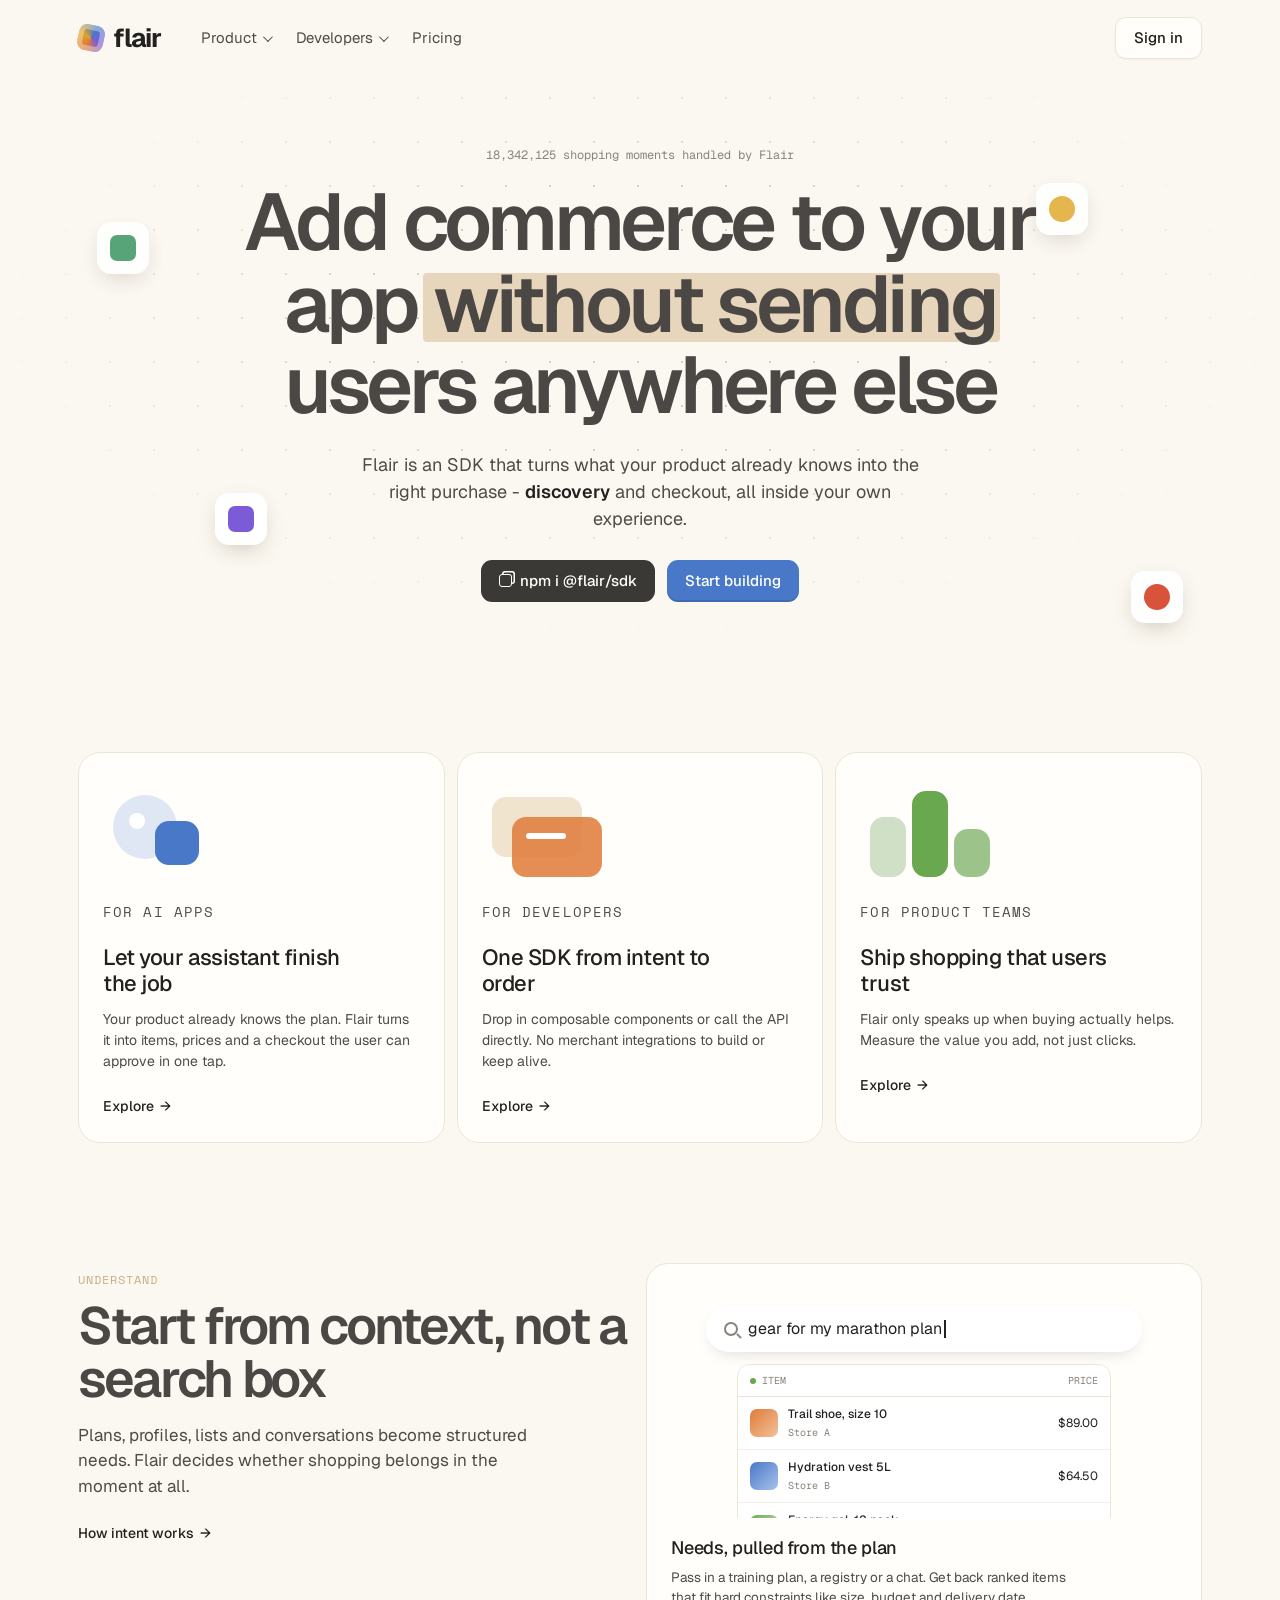
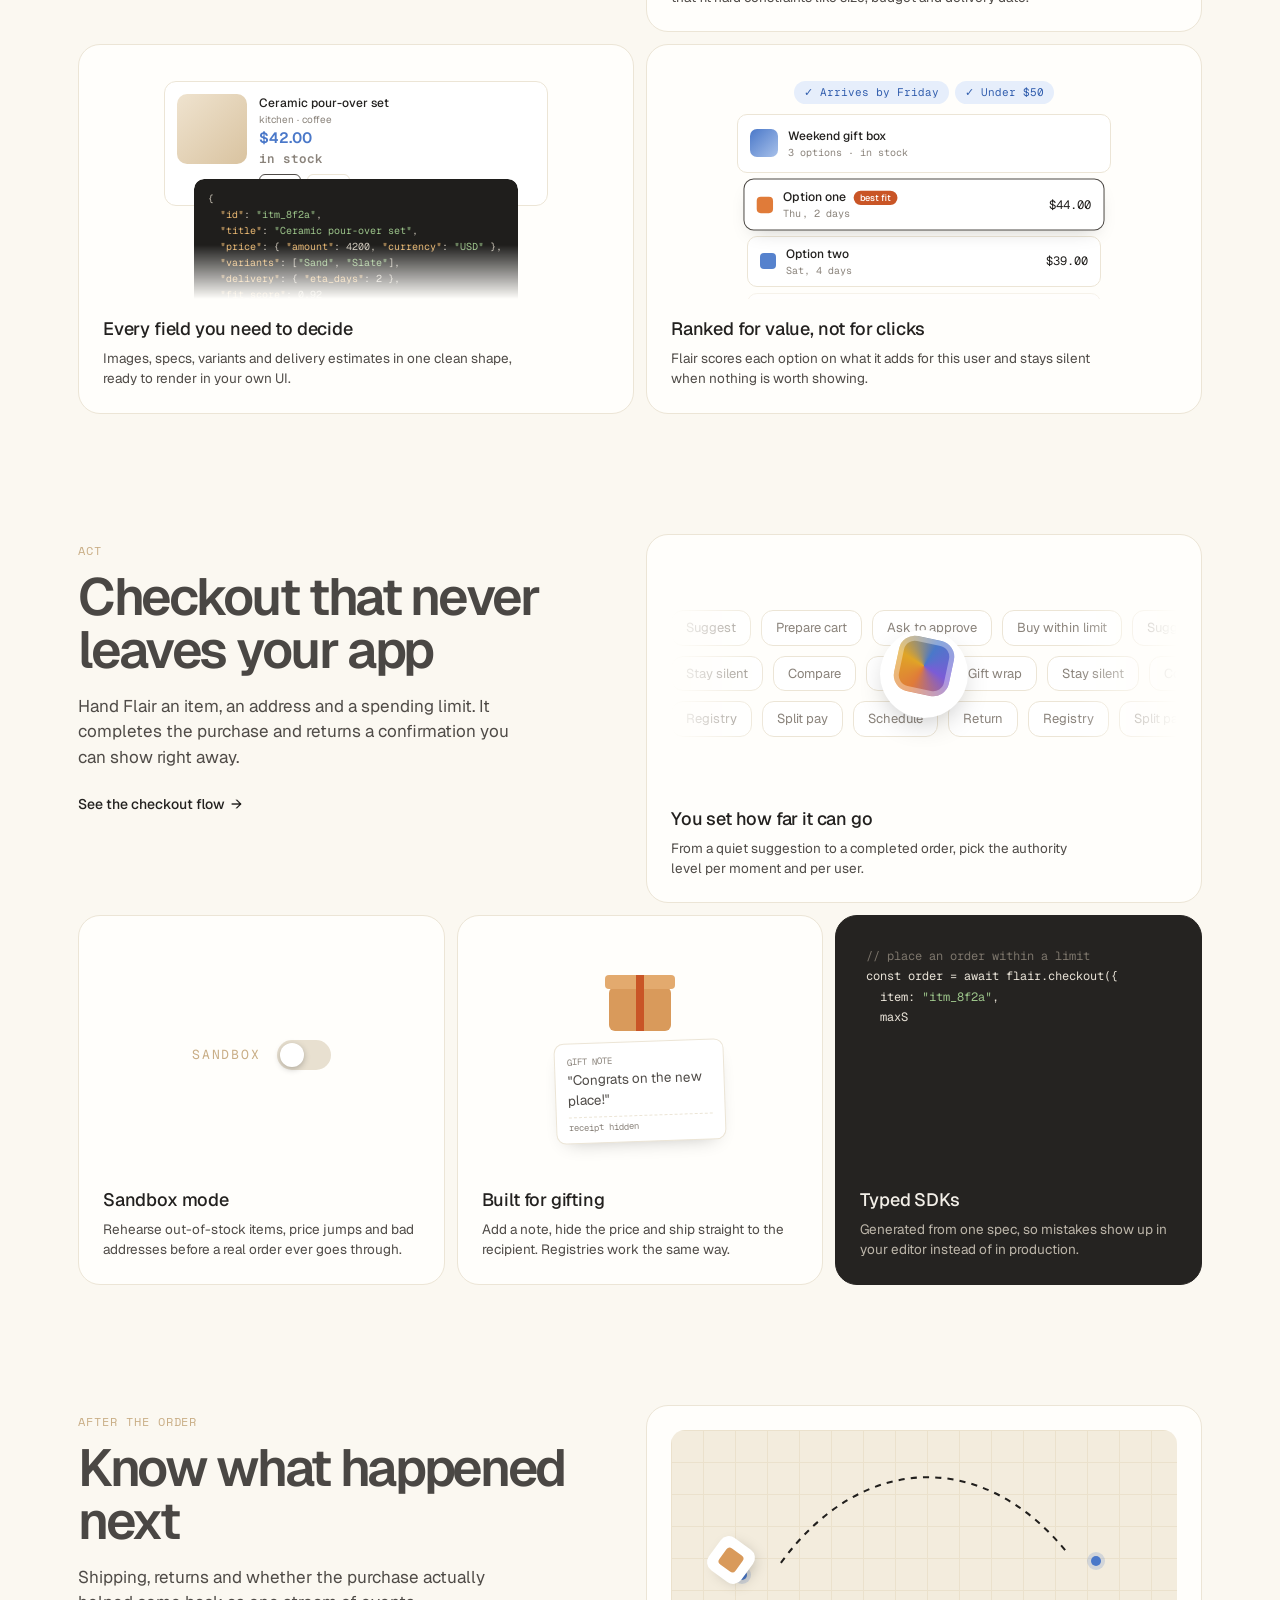
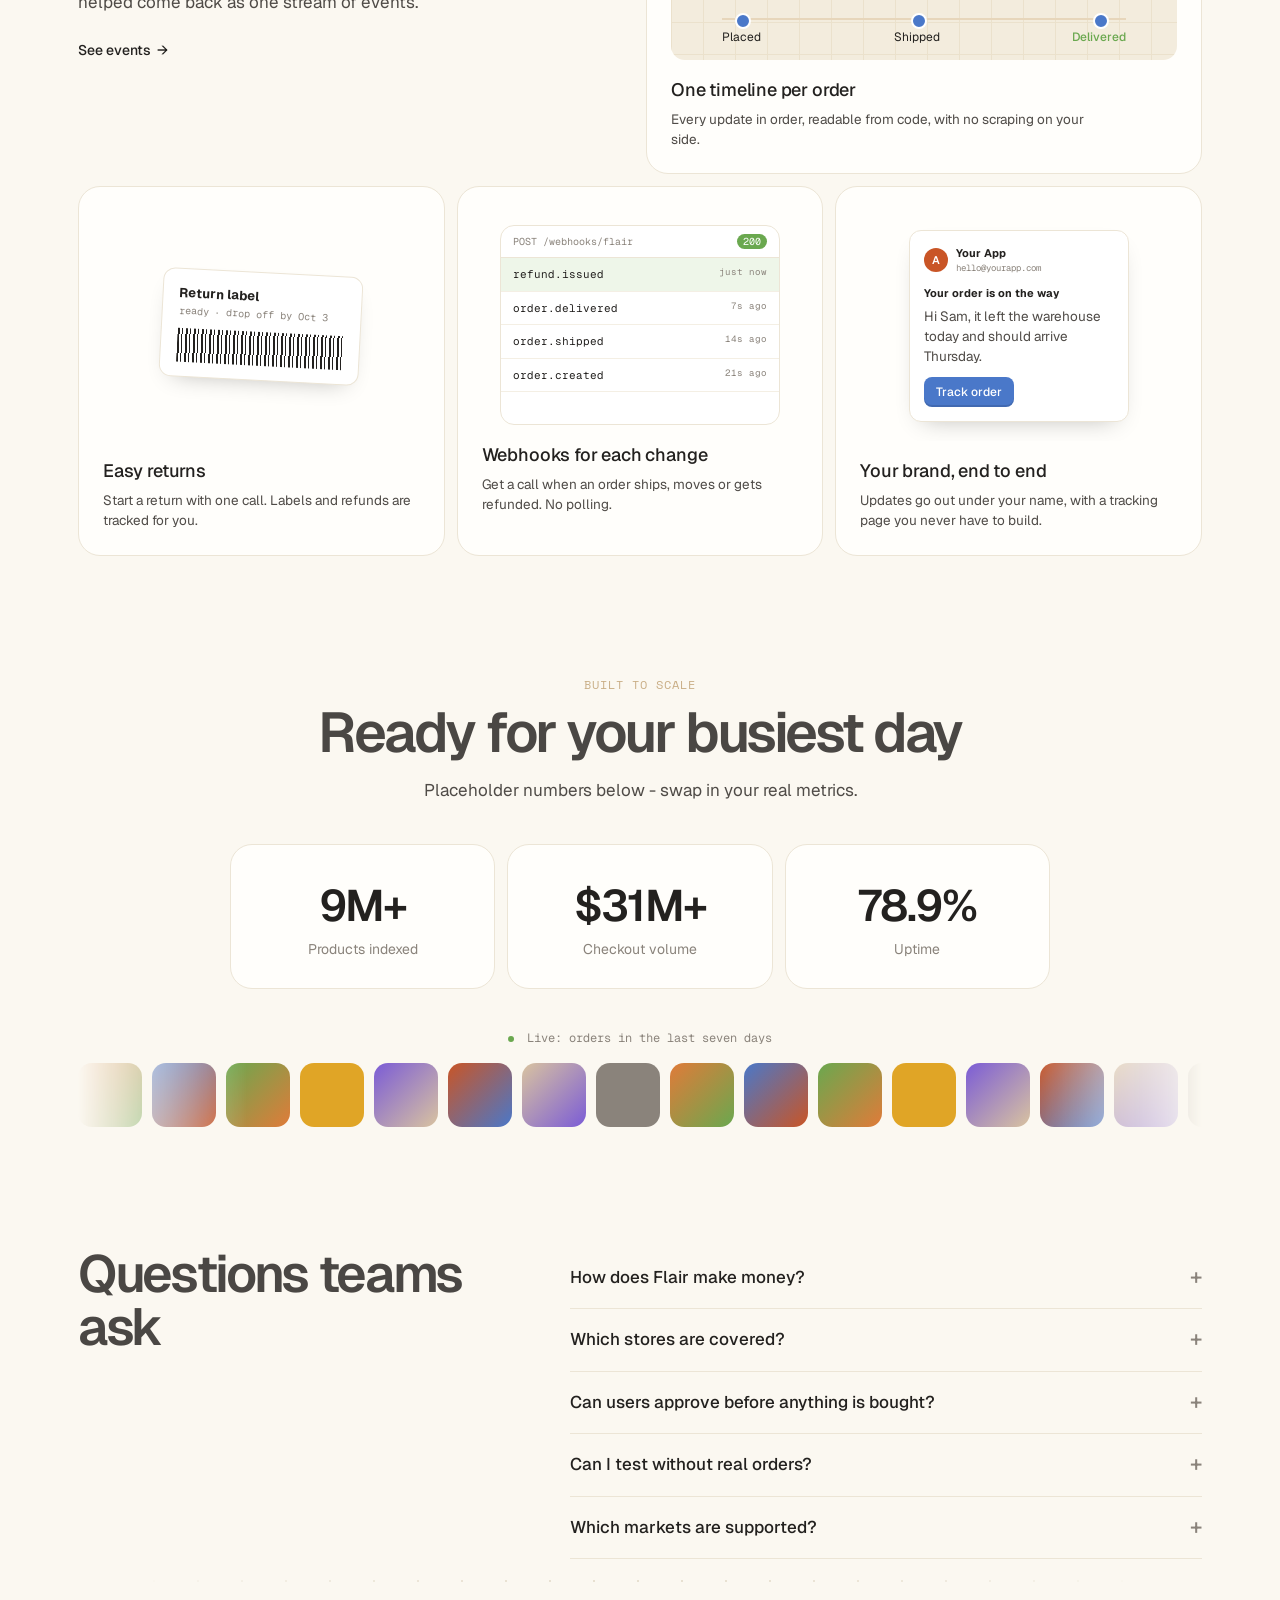
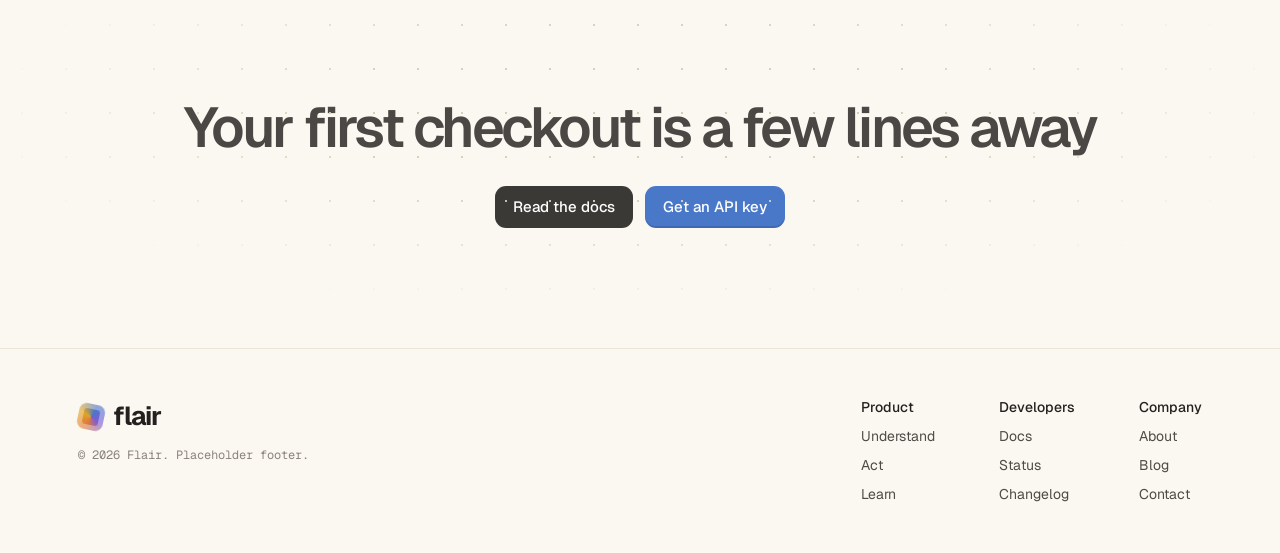
<file: index.html>
<!doctype html>
<html lang="en">
<head>
<meta charset="utf-8">
<meta name="viewport" content="width=device-width, initial-scale=1">
<title>Flair - Commerce that knows when to show up</title>
<meta name="description" content="Flair is a commerce SDK: product discovery and checkout inside your own app. Placeholder copy - edit content in index.html.">
<link rel="preconnect" href="https://fonts.googleapis.com">
<link rel="preconnect" href="https://fonts.gstatic.com" crossorigin>
<link href="https://fonts.googleapis.com/css2?family=Geist:wght@400;500;600;700&family=Geist+Mono:wght@400;500&family=Space+Mono&display=swap" rel="stylesheet">
<link rel="stylesheet" href="styles.css">
</head>
<body>
<!-- ============ NAV ============ -->
<header class="nav" id="nav">
  <div class="wrap nav-inner">
    <a class="brand" href="#"><span class="mark" aria-hidden="true"></span>flair</a>
    <nav class="nav-links">
      <div class="dd"><button>Product <span class="chev"></span></button>
        <div class="dd-menu">
          <a href="#understand"><b>Understand</b><span>Read intent from context</span></a>
          <a href="#act"><b>Act</b><span>Checkout inside your app</span></a>
          <a href="#learn"><b>Learn</b><span>Outcomes after the order</span></a>
        </div>
      </div>
      <div class="dd"><button>Developers <span class="chev"></span></button>
        <div class="dd-menu">
          <a href="#"><b>Docs</b><span>Guides and API reference</span></a>
          <a href="#"><b>SDKs</b><span>TypeScript, Swift, Kotlin</span></a>
          <a href="#"><b>Changelog</b><span>What shipped this week</span></a>
        </div>
      </div>
      <a href="#faq">Pricing</a>
    </nav>
    <a class="btn btn-ghost" href="#">Sign in</a>
  </div>
</header>

<main>
<!-- ============ HERO ============ -->
<section class="hero">
  <div class="dots" aria-hidden="true"></div>
  <div class="wrap hero-inner">
    <p class="ticker mono"><span id="ticker">0</span> shopping moments handled by Flair</p>
    <h1 class="hero-title">Add commerce to your app <span class="marker"><span class="marker-bg"></span>without sending</span> users anywhere else</h1>
    <p class="hero-sub">Flair is an SDK that turns what your product already knows into the right purchase - <span class="cycle" id="cycle">discovery</span> and checkout, all inside your own experience.</p>
    <div class="hero-cta">
      <button class="btn btn-dark" id="copyBtn"><span class="ico-copy"></span><span id="copyLabel">npm i @flair/sdk</span></button>
      <a class="btn btn-blue" href="#">Start building</a>
    </div>
    <div class="chips" aria-hidden="true">
      <span class="chip c1"><i style="background:#7b5cd6"></i></span>
      <span class="chip c2"><i style="background:#d9533b;border-radius:50%"></i></span>
      <span class="chip c3"><i style="background:#2f8f5b"></i></span>
      <span class="chip c4"><i style="background:#e0a526;border-radius:50%"></i></span>
    </div>
  </div>
  <div class="wrap cards3">
    <article class="card aud reveal">
      <div class="aud-art art-agent" aria-hidden="true"><span></span><span></span><span></span></div>
      <p class="eyebrow mono">For AI apps</p>
      <h3>Let your assistant finish the job</h3>
      <p>Your product already knows the plan. Flair turns it into items, prices and a checkout the user can approve in one tap.</p>
      <a class="more" href="#">Explore <span class="arr">&rarr;</span></a>
    </article>
    <article class="card aud reveal">
      <div class="aud-art art-dev" aria-hidden="true"><span></span><span></span><span></span></div>
      <p class="eyebrow mono">For developers</p>
      <h3>One SDK from intent to order</h3>
      <p>Drop in composable components or call the API directly. No merchant integrations to build or keep alive.</p>
      <a class="more" href="#">Explore <span class="arr">&rarr;</span></a>
    </article>
    <article class="card aud reveal">
      <div class="aud-art art-biz" aria-hidden="true"><span></span><span></span><span></span></div>
      <p class="eyebrow mono">For product teams</p>
      <h3>Ship shopping that users trust</h3>
      <p>Flair only speaks up when buying actually helps. Measure the value you add, not just clicks.</p>
      <a class="more" href="#">Explore <span class="arr">&rarr;</span></a>
    </article>
  </div>
</section>

<!-- ============ UNDERSTAND ============ -->
<section class="block" id="understand">
  <div class="wrap bento">
    <div class="intro reveal">
      <p class="eyebrow mono">Understand</p>
      <h2>Start from context, not a search box</h2>
      <p class="lede">Plans, profiles, lists and conversations become structured needs. Flair decides whether shopping belongs in the moment at all.</p>
      <a class="more" href="#">How intent works <span class="arr">&rarr;</span></a>
    </div>
    <article class="card feat reveal">
      <div class="demo demo-search">
        <div class="searchbar"><span class="mag"></span><span id="typed"></span><span class="caret"></span></div>
        <div class="results">
          <div class="rhead mono"><span><i class="dot-g"></i>Item</span><span>Price</span></div>
          <div class="row"><span class="thumb t1"></span><div><b>Trail shoe, size 10</b><small class="mono">Store A</small></div><em>$89.00</em></div>
          <div class="row"><span class="thumb t2"></span><div><b>Hydration vest 5L</b><small class="mono">Store B</small></div><em>$64.50</em></div>
          <div class="row"><span class="thumb t3"></span><div><b>Energy gel, 12 pack</b><small class="mono">Store C</small></div><em>$21.99</em></div>
          <div class="row fade"><span class="thumb t4"></span><div><b>Merino running socks</b><small class="mono">Store A</small></div><em>$18.00</em></div>
        </div>
      </div>
      <h3>Needs, pulled from the plan</h3>
      <p>Pass in a training plan, a registry or a chat. Get back ranked items that fit hard constraints like size, budget and delivery date.</p>
    </article>
    <article class="card feat reveal">
      <div class="demo demo-json">
        <div class="pcard">
          <div class="pimg"></div>
          <div><b>Ceramic pour-over set</b><small>kitchen &middot; coffee</small><em>$42.00 <small class="mono">in stock</small></em>
            <div class="pills"><span class="on">Sand</span><span>Slate</span></div></div>
        </div>
        <pre class="code mono" id="jsonCode"></pre>
      </div>
      <h3>Every field you need to decide</h3>
      <p>Images, specs, variants and delivery estimates in one clean shape, ready to render in your own UI.</p>
    </article>
    <article class="card feat reveal">
      <div class="demo demo-compare">
        <div class="tags"><span>&check; Arrives by Friday</span><span>&check; Under $50</span></div>
        <div class="offer head"><span class="thumb t2"></span><div><b>Weekend gift box</b><small class="mono">3 options &middot; in stock</small></div></div>
        <div class="offer best"><span class="sq" style="background:#e07b39"></span><div><b>Option one <i class="badge">best fit</i></b><small class="mono">Thu, 2 days</small></div><em>$44.00</em></div>
        <div class="offer"><span class="sq" style="background:#5682cd"></span><div><b>Option two</b><small class="mono">Sat, 4 days</small></div><em>$39.00</em></div>
        <div class="offer fade"><span class="sq" style="background:#8a8a8a"></span><div><b>Option three</b><small class="mono">Mon, 6 days</small></div><em>$52.00</em></div>
      </div>
      <h3>Ranked for value, not for clicks</h3>
      <p>Flair scores each option on what it adds for this user and stays silent when nothing is worth showing.</p>
    </article>
  </div>
</section>

<!-- ============ ACT ============ -->
<section class="block" id="act">
  <div class="wrap bento">
    <div class="intro reveal">
      <p class="eyebrow mono">Act</p>
      <h2>Checkout that never leaves your app</h2>
      <p class="lede">Hand Flair an item, an address and a spending limit. It completes the purchase and returns a confirmation you can show right away.</p>
      <a class="more" href="#">See the checkout flow <span class="arr">&rarr;</span></a>
    </div>
    <article class="card feat reveal">
      <div class="demo demo-marquee">
        <div class="mq"><div class="mq-track"><span>Suggest</span><span>Prepare cart</span><span>Ask to approve</span><span>Buy within limit</span><span>Suggest</span><span>Prepare cart</span><span>Ask to approve</span><span>Buy within limit</span></div></div>
        <div class="mq rev"><div class="mq-track"><span>Stay silent</span><span>Compare</span><span>Reorder</span><span>Gift wrap</span><span>Stay silent</span><span>Compare</span><span>Reorder</span><span>Gift wrap</span></div></div>
        <div class="mq"><div class="mq-track"><span>Registry</span><span>Split pay</span><span>Schedule</span><span>Return</span><span>Registry</span><span>Split pay</span><span>Schedule</span><span>Return</span></div></div>
        <div class="hub"><span class="mark big"></span></div>
      </div>
      <h3>You set how far it can go</h3>
      <p>From a quiet suggestion to a completed order, pick the authority level per moment and per user.</p>
    </article>
    <div class="row3">
      <article class="card feat reveal">
        <div class="demo demo-toggle"><span class="mono">Sandbox</span><button class="switch" id="sw" aria-label="Toggle sandbox"><span></span></button></div>
        <h3>Sandbox mode</h3>
        <p>Rehearse out-of-stock items, price jumps and bad addresses before a real order ever goes through.</p>
      </article>
      <article class="card feat reveal">
        <div class="demo demo-gift"><div class="giftbox"><span class="lid"></span><span class="box"></span><span class="ribbon"></span></div>
          <div class="note"><small class="mono">Gift note</small><p>"Congrats on the new place!"</p><div class="mono slip">receipt hidden</div></div></div>
        <h3>Built for gifting</h3>
        <p>Add a note, hide the price and ship straight to the recipient. Registries work the same way.</p>
      </article>
      <article class="card feat dark reveal">
        <div class="demo demo-term"><pre class="mono" id="term"></pre></div>
        <h3>Typed SDKs</h3>
        <p>Generated from one spec, so mistakes show up in your editor instead of in production.</p>
      </article>
    </div>
  </div>
</section>

<!-- ============ LEARN ============ -->
<section class="block" id="learn">
  <div class="wrap bento">
    <div class="intro reveal">
      <p class="eyebrow mono">After the order</p>
      <h2>Know what happened next</h2>
      <p class="lede">Shipping, returns and whether the purchase actually helped come back as one stream of events.</p>
      <a class="more" href="#">See events <span class="arr">&rarr;</span></a>
    </div>
    <article class="card feat reveal">
      <div class="demo demo-map">
        <svg viewBox="0 0 400 180" class="route" aria-hidden="true"><path id="routePath" d="M60 130 C 140 20, 260 20, 340 120" fill="none" stroke="#211f1d" stroke-width="2" stroke-dasharray="6 6"/></svg>
        <span class="pin p1"></span><span class="pin p2"></span><span class="parcel"></span>
        <div class="steps"><span class="done">Placed</span><span class="done">Shipped</span><span class="now">Delivered</span></div>
      </div>
      <h3>One timeline per order</h3>
      <p>Every update in order, readable from code, with no scraping on your side.</p>
    </article>
    <div class="row3">
      <article class="card feat reveal">
        <div class="demo demo-ret"><div class="label-card"><b>Return label</b><small class="mono">ready &middot; drop off by Oct 3</small><div class="barcode"></div></div></div>
        <h3>Easy returns</h3>
        <p>Start a return with one call. Labels and refunds are tracked for you.</p>
      </article>
      <article class="card feat reveal">
        <div class="demo demo-hooks">
          <div class="hk-head mono"><span>POST /webhooks/flair</span><i>200</i></div>
          <ul id="hooks"></ul>
        </div>
        <h3>Webhooks for each change</h3>
        <p>Get a call when an order ships, moves or gets refunded. No polling.</p>
      </article>
      <article class="card feat reveal">
        <div class="demo demo-mail"><div class="mail"><div class="mh"><span class="av">A</span><div><b>Your App</b><small class="mono">hello@yourapp.com</small></div></div><b>Your order is on the way</b><p>Hi Sam, it left the warehouse today and should arrive Thursday.</p><span class="btn btn-blue sm">Track order</span></div></div>
        <h3>Your brand, end to end</h3>
        <p>Updates go out under your name, with a tracking page you never have to build.</p>
      </article>
    </div>
  </div>
</section>

<!-- ============ SCALE ============ -->
<section class="block center">
  <div class="wrap reveal">
    <p class="eyebrow mono">Built to scale</p>
    <h2 class="big">Ready for your busiest day</h2>
    <p class="lede narrow">Placeholder numbers below - swap in your real metrics.</p>
    <div class="stats">
      <div><h3><span class="count" data-to="12">0</span>M+</h3><p>Products indexed</p></div>
      <div><h3>$<span class="count" data-to="40">0</span>M+</h3><p>Checkout volume</p></div>
      <div><h3><span class="count" data-to="99">0</span>.9%</h3><p>Uptime</p></div>
    </div>
    <p class="live mono"><i class="dot-g pulse"></i> Live: orders in the last seven days</p>
    <div class="tape"><div class="tape-track" id="tape"></div></div>
  </div>
</section>

<!-- ============ FAQ ============ -->
<section class="block" id="faq">
  <div class="wrap faq-wrap">
    <h2 class="reveal">Questions teams ask</h2>
    <div class="faq">
      <details><summary>How does Flair make money?</summary><p>Placeholder answer. Describe your pricing model here.</p></details>
      <details><summary>Which stores are covered?</summary><p>Placeholder answer. List supported merchants or catalogs.</p></details>
      <details><summary>Can users approve before anything is bought?</summary><p>Yes. Every action has an authority level, and approval can be required per user or per moment.</p></details>
      <details><summary>Can I test without real orders?</summary><p>Sandbox mode simulates the full flow, including failures, with no charges.</p></details>
      <details><summary>Which markets are supported?</summary><p>Placeholder answer. Add regions here.</p></details>
    </div>
  </div>
</section>

<!-- ============ CTA ============ -->
<section class="block center cta">
  <div class="dots" aria-hidden="true"></div>
  <div class="wrap reveal">
    <h2 class="big">Your first checkout is a few lines away</h2>
    <div class="hero-cta"><a class="btn btn-dark" href="#">Read the docs</a><a class="btn btn-blue" href="#">Get an API key</a></div>
  </div>
</section>
</main>

<footer class="foot">
  <div class="wrap foot-inner">
    <div><a class="brand" href="#"><span class="mark" aria-hidden="true"></span>flair</a><p class="mono">&copy; <span id="yr"></span> Flair. Placeholder footer.</p></div>
    <div class="cols">
      <div><b>Product</b><a href="#understand">Understand</a><a href="#act">Act</a><a href="#learn">Learn</a></div>
      <div><b>Developers</b><a href="#">Docs</a><a href="#">Status</a><a href="#">Changelog</a></div>
      <div><b>Company</b><a href="#">About</a><a href="#">Blog</a><a href="#">Contact</a></div>
    </div>
  </div>
</footer>
<script src="script.js"></script>
</body>
</html>
</file>
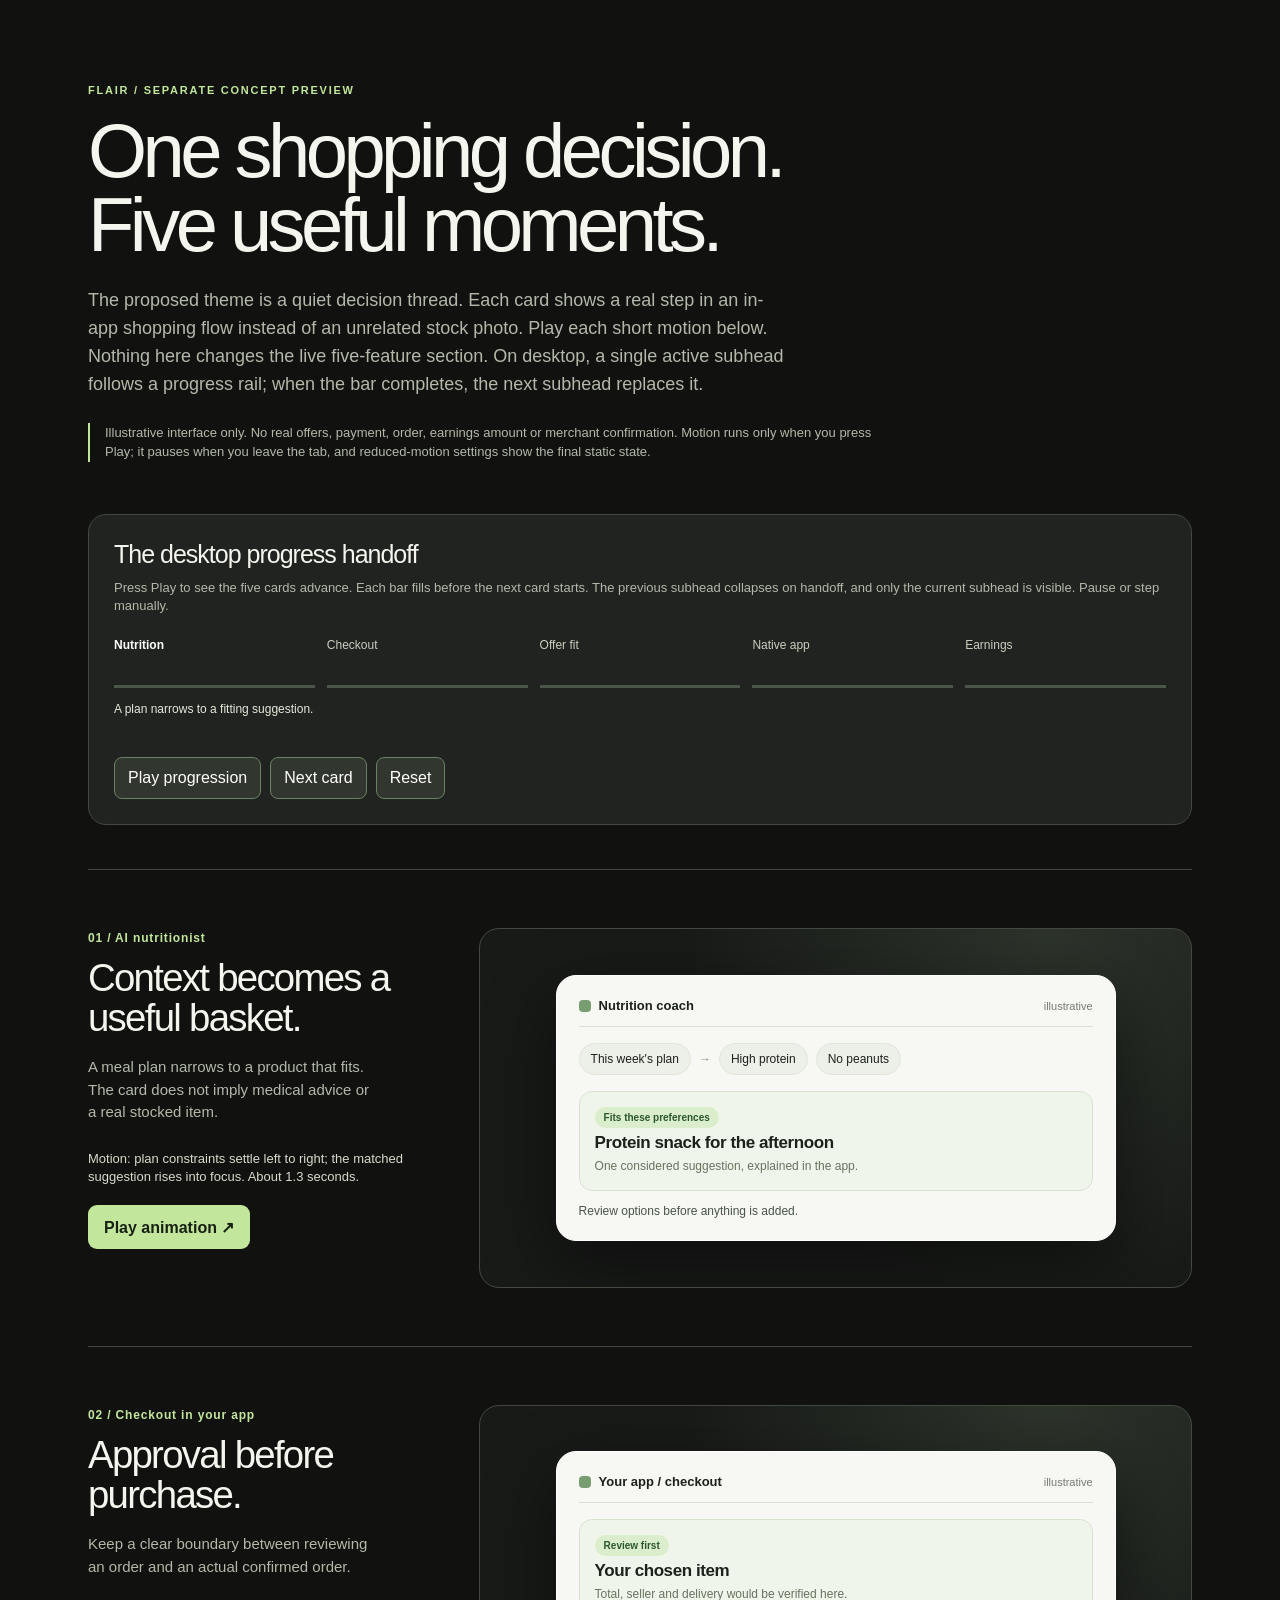
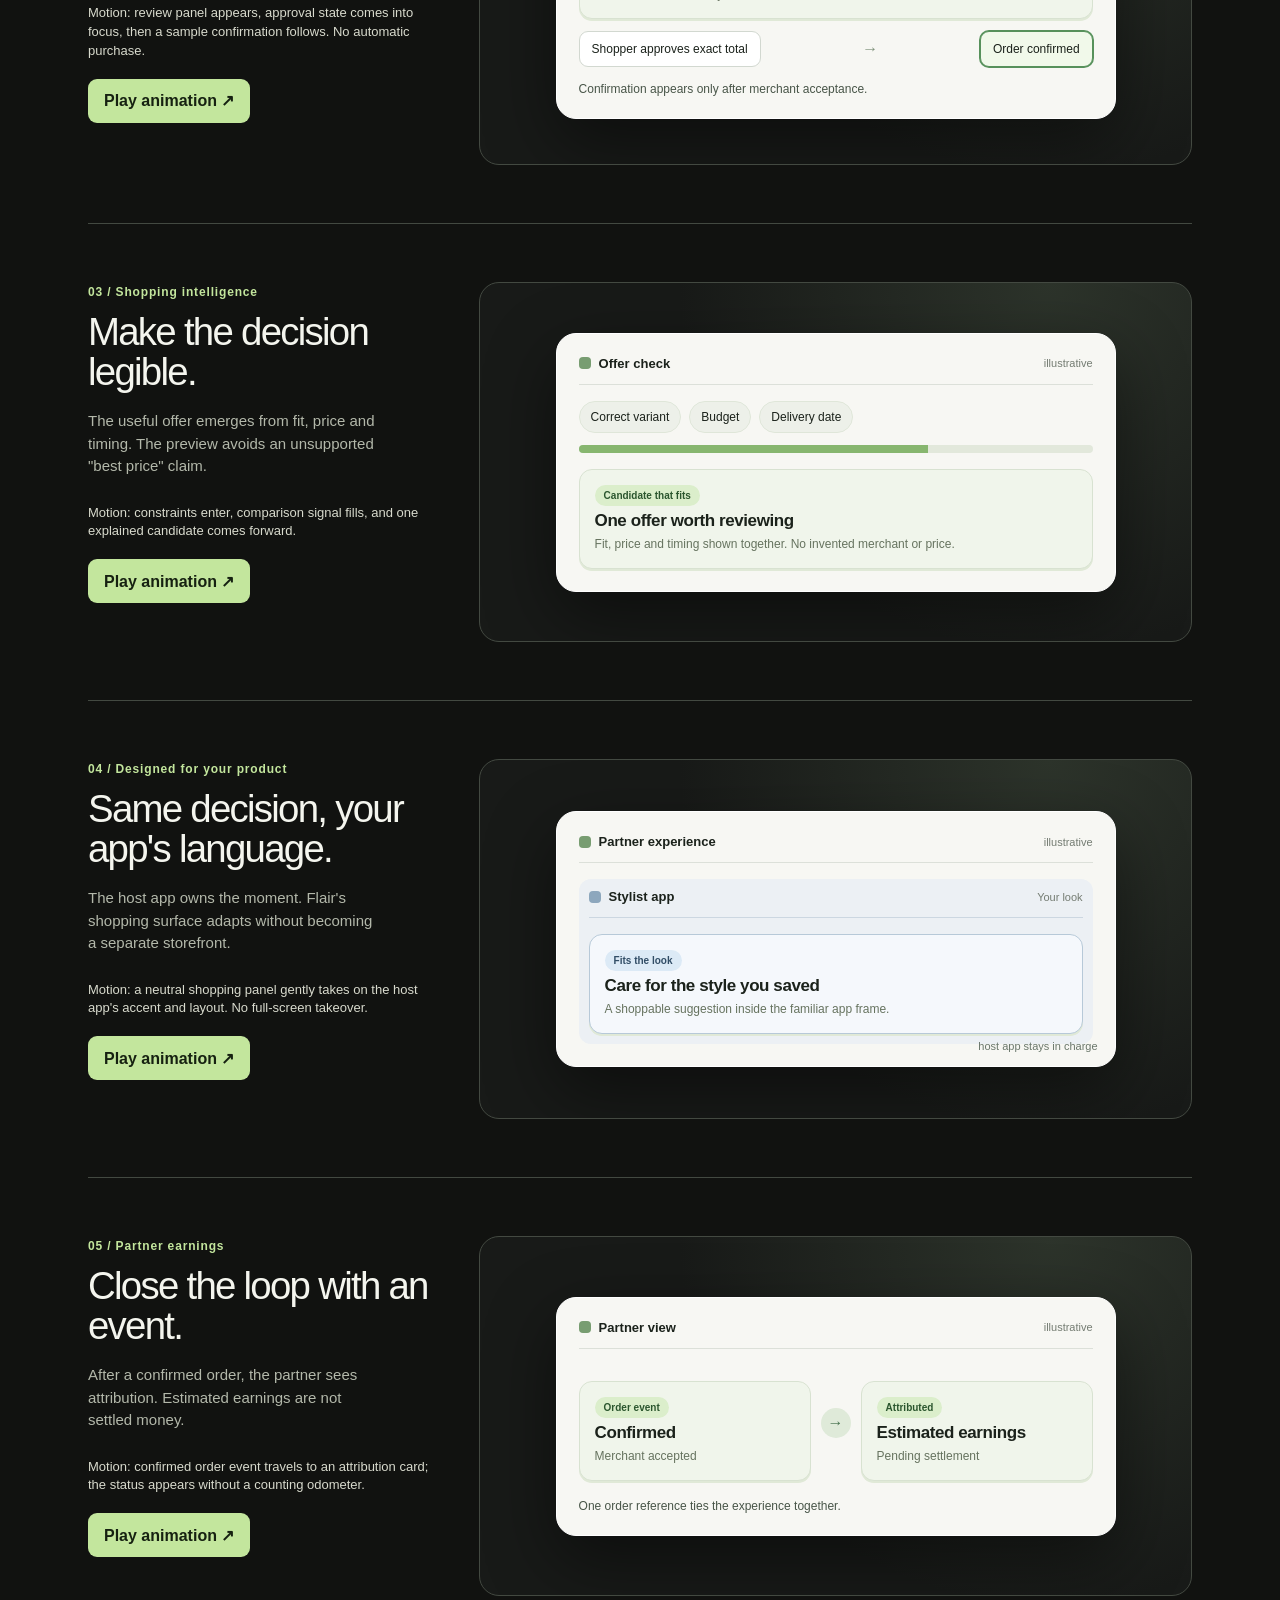
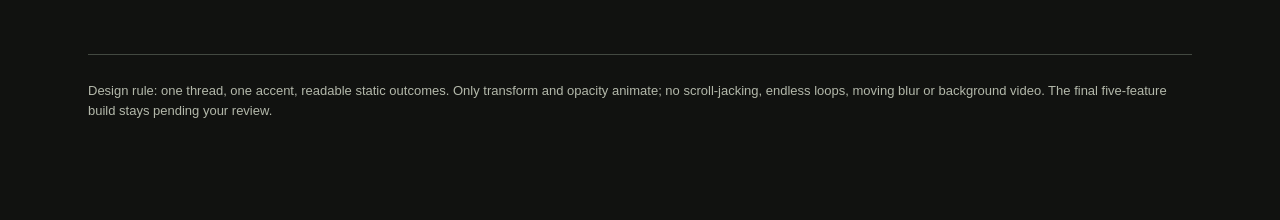
<file: 1-feature-motion-demo.html>
<!doctype html>
<html lang="en"><head><meta charset="utf-8"><meta name="viewport" content="width=device-width, initial-scale=1"><meta name="description" content="Five motion concepts for Flair's feature cards. Separate preview for review, not the live site."><title>Flair / Five feature motion studies</title>
<style>
:root{color-scheme:dark;--bg:#111210;--panel:#1e201d;--line:#434941;--ink:#f4f5ee;--muted:#b3b8aa;--mint:#c3e69d;--accent:#abc8f4;font-family:Arial,sans-serif}
*{box-sizing:border-box}body{margin:0;background:var(--bg);color:var(--ink)}button{font:inherit}main{max-width:1160px;margin:auto;padding:40px 28px 100px}.eyebrow{text-transform:uppercase;letter-spacing:.16em;color:var(--mint);font-size:11px;font-weight:700}header{max-width:800px;padding:40px 0 52px}h1{font-size:clamp(42px,6vw,76px);line-height:.98;letter-spacing:-.06em;font-weight:500;margin:16px 0 24px}header p{font-size:18px;line-height:1.55;color:var(--muted);max-width:700px}.note{font-size:13px;color:var(--muted);border-left:2px solid var(--mint);padding-left:15px;margin-top:24px;line-height:1.5}.study{border-top:1px solid var(--line);display:grid;grid-template-columns:minmax(250px,.65fr) minmax(0,1.35fr);gap:48px;padding:58px 0}.study h2{font-weight:500;font-size:clamp(29px,3vw,42px);line-height:1.04;letter-spacing:-.045em;margin:12px 0 18px}.study p{color:var(--muted);line-height:1.5;font-size:15px;max-width:35ch}.step{font-size:12px;letter-spacing:.07em;color:var(--mint);font-weight:700}.motion{font-size:13px;color:#d8dacd;margin:26px 0 18px;line-height:1.45}.play{background:var(--mint);color:#162111;border:0;border-radius:9px;padding:11px 16px;font-weight:700;cursor:pointer;min-height:44px}.play:hover{background:#d9f5bb}.play:focus-visible{outline:3px solid #fff;outline-offset:3px}.canvas{position:relative;min-height:360px;border:1px solid var(--line);border-radius:20px;background:radial-gradient(circle at 80% 0%,#2d342b,#181a18 55%);padding:30px;overflow:hidden;display:flex;align-items:center;justify-content:center}.surface{width:min(100%,560px);background:#f7f7f3;color:#1b221b;border:1px solid #fff;border-radius:20px;box-shadow:0 24px 70px #0007;padding:22px;position:relative;overflow:hidden}.top{display:flex;align-items:center;justify-content:space-between;gap:12px;border-bottom:1px solid #dce0d9;padding-bottom:13px;margin-bottom:16px;font-size:13px;font-weight:700}.brand{display:flex;align-items:center;gap:8px}.brand:before{content:"";width:12px;height:12px;background:#789d71;border-radius:4px}.faint{font-size:11px;color:#747c72;font-weight:500}.thread{display:flex;align-items:center;gap:8px;flex-wrap:wrap;font-size:12px}.chip{background:#edf0e9;border:1px solid #dfe6d9;border-radius:100px;padding:8px 11px;white-space:nowrap}.arrow{color:#80937d;font-weight:800}.result{margin-top:16px;border-radius:13px;border:1px solid #d8e2d1;background:#f0f5eb;padding:15px;display:grid;gap:5px;box-shadow:0 2px 0 #e0e9d7}.result b{font-size:17px;letter-spacing:-.025em}.result small{color:#66735f;line-height:1.4;font-size:12px}.tag{display:inline-flex;width:max-content;max-width:100%;border-radius:100px;background:#dbeecb;color:#2b562e;padding:5px 9px;font-size:10px;font-weight:700}.secondary{font-size:12px;color:#485548}.line{height:1px;background:#dfe5d9;margin:14px 0}.split{display:flex;justify-content:space-between;gap:10px;align-items:center}.pill{border:1px solid #d2d8d0;background:white;border-radius:9px;padding:10px 12px;font-size:12px}.selected{border-color:#57915b;box-shadow:0 0 0 1px #57915b;background:#f1f9ea}.meter{height:8px;background:#e2e8db;border-radius:6px;overflow:hidden;margin:12px 0}.meter span{display:block;width:68%;height:100%;background:#87b66f;transform-origin:left}.caption{position:absolute;bottom:14px;right:17px;font-size:11px;color:#6a776b}.phase{opacity:1;transform:translateY(0)}.pulse{box-shadow:0 0 0 0 #aed98a}.study.playing .step1{animation:rise .36s both}.study.playing .step2{animation:rise .4s .36s both}.study.playing .step3{animation:rise .45s .82s both}.study.playing .pulse{animation:halo .7s .52s both}.study.playing .meter span{animation:grow .65s .7s both}.study.playing .approve{animation:rise .4s .4s both}.study.playing .confirmed{animation:rise .45s 1.05s both}.study.playing .slide{animation:slide .48s .28s both}.study.playing .handoff{animation:slide .48s .75s both}.study.playing .quiet{animation:fade .4s .8s both}.theme-app{background:#ecf0f4;border-radius:12px;padding:10px}.theme-app .brand:before{background:#8da7bd}.theme-app .result{background:#f5f8fc;border-color:#b7c9d8}.theme-app .tag{background:#dceaf6;color:#324e67}.study.playing .theme-app{animation:theme .7s .48s both}.flowline{display:flex;gap:10px;align-items:center;justify-content:space-between}.event{flex:1}.flowdot{width:30px;height:30px;border-radius:50%;background:#dfead9;color:#497450;display:grid;place-items:center;font-size:16px;font-weight:700;flex:none}.study.playing .flowdot{animation:halo .7s .35s both}.progress-demo{border:1px solid var(--line);background:#20231f;border-radius:18px;padding:25px;margin:0 0 44px}.progress-demo h2{font-size:25px;font-weight:500;letter-spacing:-.04em;margin:0 0 10px}.progress-intro{font-size:13px;color:var(--muted);line-height:1.45;margin:0 0 22px}.progress-list{display:grid;grid-template-columns:repeat(5,1fr);gap:12px}.progress-item{min-width:0}.progress-label{font-size:12px;color:#c9cfc0;display:block;min-height:39px}.progress-track{height:3px;background:#4b554a;margin:8px 0 13px;overflow:hidden}.progress-fill{display:block;background:var(--mint);height:100%;width:0}.progress-sub{font-size:12px;line-height:1.4;color:#e5eadd;display:none;max-width:32ch;min-height:3em}.progress-item.active .progress-label{color:#fff;font-weight:700}.progress-item.active .progress-sub{display:block}.progress-controls{display:flex;gap:9px;margin-top:20px}.progress-controls button{border:1px solid #6c8065;background:#31372f;color:#fff;border-radius:8px;padding:9px 13px;cursor:pointer;min-height:42px}.progress-controls button:disabled{opacity:.45;cursor:default}.progress-item.done .progress-fill{width:100%}.progress-item.active .progress-fill{width:var(--current-progress,0%)}.footer{border-top:1px solid var(--line);padding-top:26px;color:var(--muted);font-size:13px;line-height:1.5}
@keyframes rise{from{opacity:0;transform:translateY(15px)}to{opacity:1;transform:translateY(0)}}@keyframes slide{from{opacity:0;transform:translateX(-20px)}to{opacity:1;transform:translateX(0)}}@keyframes halo{50%{box-shadow:0 0 0 9px #a1ce8050}to{box-shadow:0 0 0 0 #a1ce8000}}@keyframes grow{from{transform:scaleX(.05)}to{transform:scaleX(1)}}@keyframes fade{from{opacity:.35}to{opacity:1}}@keyframes theme{from{filter:grayscale(1);opacity:.65}to{filter:none;opacity:1}}
@media(max-width:800px){main{padding:24px 18px 70px}header{padding:24px 0 40px}.study{grid-template-columns:1fr;gap:16px;padding:44px 0}.progress-demo{padding:17px}.progress-list{gap:5px}.progress-label{font-size:10px;min-height:43px}.progress-sub{font-size:11px}.study p{max-width:60ch}.canvas{min-height:320px;padding:15px}.surface{padding:16px}.top{font-size:12px}.thread{font-size:11px}.chip{padding:6px 8px}.motion{margin:18px 0 12px}.progress-list{position:relative;margin-bottom:62px}.progress-item.active .progress-sub{position:absolute;left:0;top:100%;width:100%;max-width:none;min-height:0;margin-top:10px;font-size:12px}.progress-label{font-size:9px}}
@media(prefers-reduced-motion:reduce){*,*:before,*:after{animation-duration:.01ms!important;animation-delay:0ms!important;scroll-behavior:auto!important}.phase{opacity:1!important;transform:none!important}}
</style></head><body><main><header><span class="eyebrow">Flair / separate concept preview</span><h1>One shopping decision.<br>Five useful moments.</h1><p>The proposed theme is a quiet decision thread. Each card shows a real step in an in-app shopping flow instead of an unrelated stock photo. Play each short motion below. Nothing here changes the live five-feature section. On desktop, a single active subhead follows a progress rail; when the bar completes, the next subhead replaces it.</p><div class="note">Illustrative interface only. No real offers, payment, order, earnings amount or merchant confirmation. Motion runs only when you press Play; it pauses when you leave the tab, and reduced-motion settings show the final static state.</div></header>
<div class="progress-demo" aria-label="Desktop five-feature progress behavior" id="progress-demo"><h2>The desktop progress handoff</h2><p class="progress-intro">Press Play to see the five cards advance. Each bar fills before the next card starts. The previous subhead collapses on handoff, and only the current subhead is visible. Pause or step manually.</p><div class="progress-list"><div class="progress-item active"><span class="progress-label">Nutrition</span><div class="progress-track"><span class="progress-fill"></span></div><div class="progress-sub">A plan narrows to a fitting suggestion.</div></div><div class="progress-item"><span class="progress-label">Checkout</span><div class="progress-track"><span class="progress-fill"></span></div><div class="progress-sub">Shopper reviews and approves.</div></div><div class="progress-item"><span class="progress-label">Offer fit</span><div class="progress-track"><span class="progress-fill"></span></div><div class="progress-sub">Fit, timing and price align.</div></div><div class="progress-item"><span class="progress-label">Native app</span><div class="progress-track"><span class="progress-fill"></span></div><div class="progress-sub">Shopping remains in the host app.</div></div><div class="progress-item"><span class="progress-label">Earnings</span><div class="progress-track"><span class="progress-fill"></span></div><div class="progress-sub">Attribution follows confirmation.</div></div></div><div class="progress-controls"><button type="button" id="progress-play">Play progression</button><button type="button" id="progress-next">Next card</button><button type="button" id="progress-reset">Reset</button></div></div>
<section class="study" id="nutrition"><div><span class="step">01 / AI nutritionist</span><h2>Context becomes a useful basket.</h2><p>A meal plan narrows to a product that fits. The card does not imply medical advice or a real stocked item.</p><div class="motion">Motion: plan constraints settle left to right; the matched suggestion rises into focus. About 1.3 seconds.</div><button class="play" type="button" aria-label="Replay AI nutritionist animation">Play animation ↗</button></div><div class="canvas"><div class="surface"><div class="top"><span class="brand">Nutrition coach</span><span class="faint">illustrative</span></div><div class="thread step1"><span class="chip">This week's plan</span><span class="arrow">→</span><span class="chip">High protein</span><span class="chip">No peanuts</span></div><div class="result step2 pulse"><span class="tag">Fits these preferences</span><b>Protein snack for the afternoon</b><small>One considered suggestion, explained in the app.</small></div><div class="secondary step3" style="margin-top:13px">Review options before anything is added.</div></div></div></section>
<section class="study" id="checkout"><div><span class="step">02 / Checkout in your app</span><h2>Approval before purchase.</h2><p>Keep a clear boundary between reviewing an order and an actual confirmed order.</p><div class="motion">Motion: review panel appears, approval state comes into focus, then a sample confirmation follows. No automatic purchase.</div><button class="play" type="button" aria-label="Replay checkout animation">Play animation ↗</button></div><div class="canvas"><div class="surface"><div class="top"><span class="brand">Your app / checkout</span><span class="faint">illustrative</span></div><div class="result step1"><span class="tag">Review first</span><b>Your chosen item</b><small>Total, seller and delivery would be verified here.</small></div><div class="split" style="margin-top:12px"><div class="pill approve">Shopper approves exact total</div><div class="arrow">→</div><div class="pill confirmed selected">Order confirmed</div></div><div class="secondary" style="margin-top:15px">Confirmation appears only after merchant acceptance.</div></div></div></section>
<section class="study" id="intelligence"><div><span class="step">03 / Shopping intelligence</span><h2>Make the decision legible.</h2><p>The useful offer emerges from fit, price and timing. The preview avoids an unsupported "best price" claim.</p><div class="motion">Motion: constraints enter, comparison signal fills, and one explained candidate comes forward.</div><button class="play" type="button" aria-label="Replay shopping intelligence animation">Play animation ↗</button></div><div class="canvas"><div class="surface"><div class="top"><span class="brand">Offer check</span><span class="faint">illustrative</span></div><div class="thread slide"><span class="chip">Correct variant</span><span class="chip">Budget</span><span class="chip">Delivery date</span></div><div class="meter"><span></span></div><div class="result handoff"><span class="tag">Candidate that fits</span><b>One offer worth reviewing</b><small>Fit, price and timing shown together. No invented merchant or price.</small></div></div></div></section>
<section class="study" id="native"><div><span class="step">04 / Designed for your product</span><h2>Same decision, your app's language.</h2><p>The host app owns the moment. Flair's shopping surface adapts without becoming a separate storefront.</p><div class="motion">Motion: a neutral shopping panel gently takes on the host app's accent and layout. No full-screen takeover.</div><button class="play" type="button" aria-label="Replay native app animation">Play animation ↗</button></div><div class="canvas"><div class="surface"><div class="top"><span class="brand">Partner experience</span><span class="faint">illustrative</span></div><div class="theme-app"><div class="top" style="border-color:#ccd7e1"><span class="brand">Stylist app</span><span class="faint">Your look</span></div><div class="result"><span class="tag">Fits the look</span><b>Care for the style you saved</b><small>A shoppable suggestion inside the familiar app frame.</small></div></div><div class="caption">host app stays in charge</div></div></div></section>
<section class="study" id="earnings"><div><span class="step">05 / Partner earnings</span><h2>Close the loop with an event.</h2><p>After a confirmed order, the partner sees attribution. Estimated earnings are not settled money.</p><div class="motion">Motion: confirmed order event travels to an attribution card; the status appears without a counting odometer.</div><button class="play" type="button" aria-label="Replay partner earnings animation">Play animation ↗</button></div><div class="canvas"><div class="surface"><div class="top"><span class="brand">Partner view</span><span class="faint">illustrative</span></div><div class="flowline"><div class="result event step1"><span class="tag">Order event</span><b>Confirmed</b><small>Merchant accepted</small></div><div class="flowdot">→</div><div class="result event step2"><span class="tag">Attributed</span><b>Estimated earnings</b><small>Pending settlement</small></div></div><div class="secondary quiet" style="margin-top:18px">One order reference ties the experience together.</div></div></div></section>
<div class="footer">Design rule: one thread, one accent, readable static outcomes. Only transform and opacity animate; no scroll-jacking, endless loops, moving blur or background video. The final five-feature build stays pending your review.</div></main><script>
const studies=[...document.querySelectorAll('.study')];let timers=new WeakMap();function stopAll(){for(const s of studies){s.classList.remove('playing');s.querySelector('.play').textContent='Play animation ↗';clearTimeout(timers.get(s))}}for(const s of studies){const b=s.querySelector('.play');b.addEventListener('click',()=>{stopAll();if(matchMedia('(prefers-reduced-motion: reduce)').matches){b.textContent='Static state shown';return}void s.offsetWidth;s.classList.add('playing');b.textContent='Replay animation ↗';timers.set(s,setTimeout(()=>s.classList.remove('playing'),1900))})}const progress=document.querySelector('#progress-demo');const items=[...progress.querySelectorAll('.progress-item')],play=document.querySelector('#progress-play'),next=document.querySelector('#progress-next'),reset=document.querySelector('#progress-reset');let current=0,running=false,started=0,elapsed=0,raf=0;const span=1600;function draw(){items.forEach((el,i)=>{el.classList.toggle('done',i<current);el.classList.toggle('active',i===current);el.style.setProperty('--current-progress',i===current?Math.min(100,elapsed/span*100)+'%':'0%')});next.disabled=current>=items.length-1;play.textContent=running?'Pause progression':'Play progression'}function halt(){running=false;cancelAnimationFrame(raf);draw()}function advance(){halt();if(current<items.length-1){current++;elapsed=0}draw()}function frame(t){if(!running)return;if(!started)started=t;elapsed=Math.min(span,elapsed+t-started);started=t;draw();if(elapsed>=span){if(current>=items.length-1){halt();return}current++;elapsed=0}raf=requestAnimationFrame(frame)}play.addEventListener('click',()=>{if(running){halt();return}if(matchMedia('(prefers-reduced-motion: reduce)').matches){advance();return}if(current===items.length-1&&elapsed>=span){current=0;elapsed=0}running=true;started=0;raf=requestAnimationFrame(frame);draw()});next.addEventListener('click',advance);reset.addEventListener('click',()=>{halt();current=0;elapsed=0;draw()});draw();document.addEventListener('visibilitychange',()=>{if(document.hidden){stopAll();halt()}});
</script></body></html>
</file>
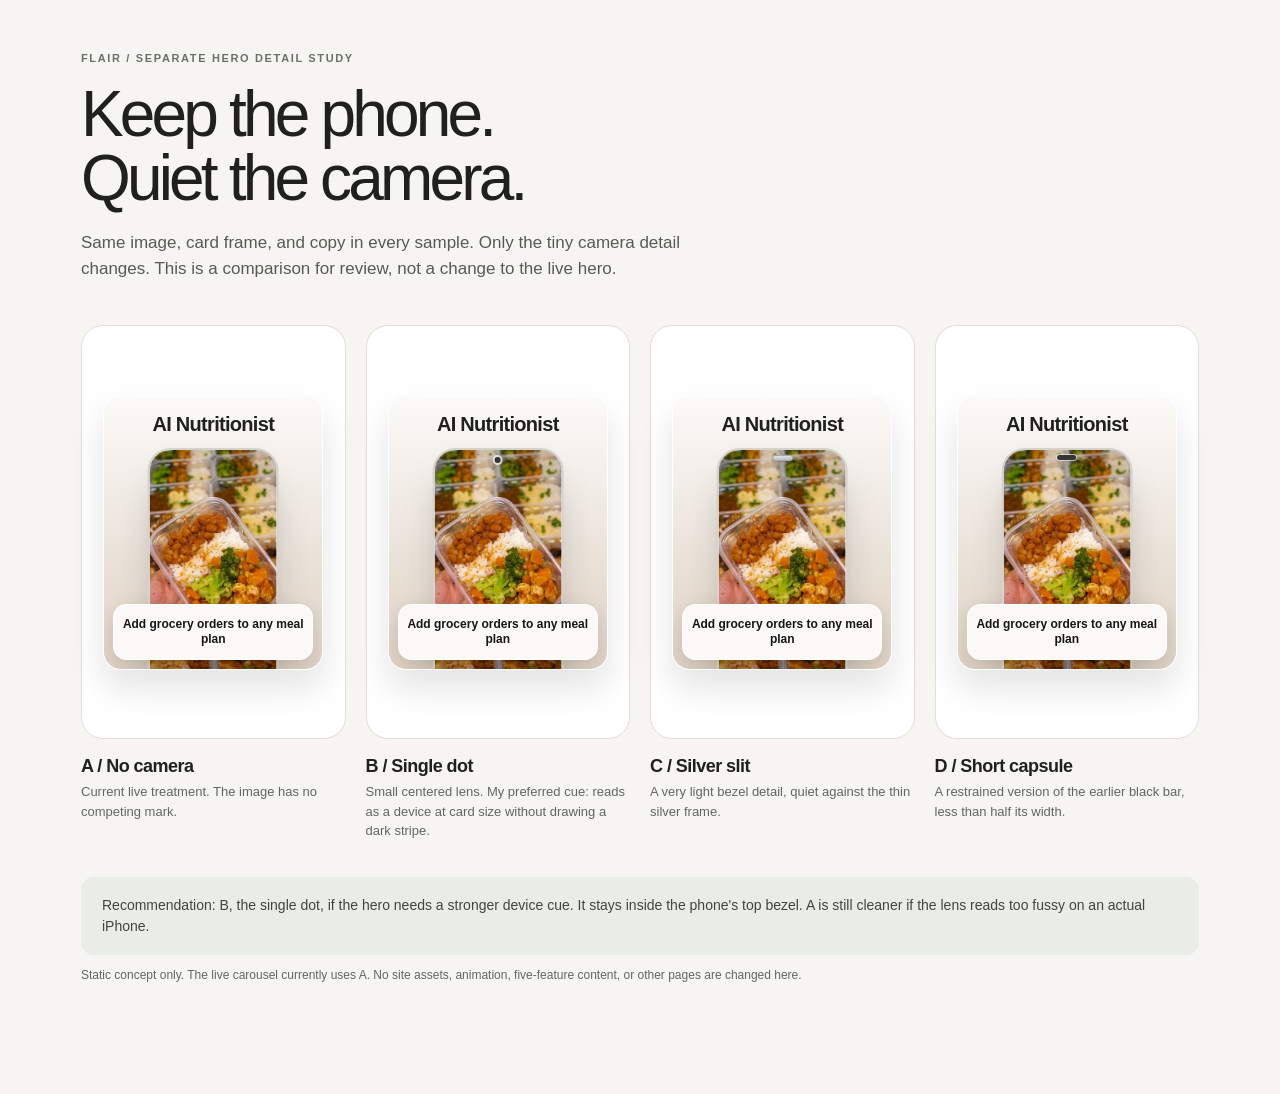
<file: 1-hero-camera-study.html>
<!doctype html><html lang="en"><head><meta charset="utf-8"><meta name="viewport" content="width=device-width,initial-scale=1"><title>Flair / Camera detail studies</title><style>
:root{font-family:Arial,sans-serif;color:#20211e;background:#f6f5f2}*{box-sizing:border-box}body{margin:0}main{max-width:1170px;padding:48px 26px 100px;margin:auto}.eyebrow{font-size:11px;letter-spacing:.15em;text-transform:uppercase;color:#687264;font-weight:700}h1{font-size:clamp(38px,5vw,68px);line-height:1;letter-spacing:-.06em;font-weight:500;margin:16px 0 20px}header p{font-size:17px;line-height:1.5;color:#565b54;max-width:660px}header{margin-bottom:44px}.variants{display:grid;grid-template-columns:repeat(4,minmax(0,1fr));gap:20px}.item{min-width:0}.stage{min-height:414px;padding:24px 10px;display:grid;place-items:center;border:1px solid #e0ded7;border-radius:22px;background:#fff}.card{--u:1px;position:relative;width:220px;aspect-ratio:4/5;overflow:hidden;border:1px solid white;border-radius:18px;background:linear-gradient(#fbfaf8,#dfd2c4);box-shadow:0 18px 34px #1515151d}.name{position:absolute;z-index:3;top:17px;left:8px;right:8px;text-align:center;font-size:20px;line-height:1.1;font-weight:700;white-space:nowrap;letter-spacing:-.035em}.phone{position:absolute;top:52px;left:50%;bottom:-29px;width:60%;transform:translateX(-50%);overflow:hidden;border:2px solid #d4d2cd;border-radius:23px;background:#fff;box-shadow:inset 0 0 0 1px #fff,0 22px 44px -16px #0005}.phone img{width:100%;height:100%;object-fit:cover;display:block}.phone:after{content:"";position:absolute;z-index:2;left:50%;transform:translateX(-50%)}.pill .phone:after{top:5px;width:19px;height:5px;border-radius:100px;background:#343734;box-shadow:0 0 0 1px #ffffff91}.dot .phone:after{top:7px;width:6px;height:6px;border-radius:50%;background:#343734;box-shadow:0 0 0 2px #f9f9f7bd}.silver .phone:after{top:5px;width:19px;height:4px;border:1px solid #a5a9aa;border-radius:100px;background:linear-gradient(#e1e4e5,#b9bdbe);box-shadow:0 1px 1px #535b5b44}.glass{position:absolute;z-index:4;left:9px;right:9px;bottom:9px;padding:12px 8px;min-height:48px;display:grid;place-items:center;text-align:center;background:#faf9f7;border:1px solid #fff;border-radius:13px;box-shadow:0 6px 20px #0002;color:#161616;font-size:12px;line-height:1.25;font-weight:700}.item h2{font-size:18px;letter-spacing:-.03em;margin:17px 0 5px}.item p{font-size:13px;line-height:1.5;color:#626761;margin:0}.callout{margin-top:36px;padding:18px 21px;background:#eaece6;border-radius:13px;color:#3d473c;font-size:14px;line-height:1.5}.note{margin-top:13px;font-size:12px;color:#626761}@media(max-width:960px){.variants{grid-template-columns:repeat(2,minmax(0,1fr))}}@media(max-width:520px){main{padding:34px 16px 75px}.variants{grid-template-columns:1fr}.stage{min-height:370px}.card{width:220px}.item{margin-bottom:16px}}
</style></head><body><main><header><span class="eyebrow">Flair / separate hero detail study</span><h1>Keep the phone.<br>Quiet the camera.</h1><p>Same image, card frame, and copy in every sample. Only the tiny camera detail changes. This is a comparison for review, not a change to the live hero.</p></header><div class="variants"><section class="item"><div class="stage"><div class="card "><div class="name">AI Nutritionist</div><div class="phone"><img src="[data-uri]" alt="Meal ingredients photographed from above"></div><div class="glass">Add grocery orders to any meal plan</div></div></div><h2>A / No camera</h2><p>Current live treatment. The image has no competing mark.</p></section><section class="item"><div class="stage"><div class="card dot"><div class="name">AI Nutritionist</div><div class="phone"><img src="[data-uri]" alt="Meal ingredients photographed from above"></div><div class="glass">Add grocery orders to any meal plan</div></div></div><h2>B / Single dot</h2><p>Small centered lens. My preferred cue: reads as a device at card size without drawing a dark stripe.</p></section><section class="item"><div class="stage"><div class="card silver"><div class="name">AI Nutritionist</div><div class="phone"><img src="[data-uri]" alt="Meal ingredients photographed from above"></div><div class="glass">Add grocery orders to any meal plan</div></div></div><h2>C / Silver slit</h2><p>A very light bezel detail, quiet against the thin silver frame.</p></section><section class="item"><div class="stage"><div class="card pill"><div class="name">AI Nutritionist</div><div class="phone"><img src="[data-uri]" alt="Meal ingredients photographed from above"></div><div class="glass">Add grocery orders to any meal plan</div></div></div><h2>D / Short capsule</h2><p>A restrained version of the earlier black bar, less than half its width.</p></section></div><div class="callout">Recommendation: B, the single dot, if the hero needs a stronger device cue. It stays inside the phone's top bezel. A is still cleaner if the lens reads too fussy on an actual iPhone.</div><p class="note">Static concept only. The live carousel currently uses A. No site assets, animation, five-feature content, or other pages are changed here.</p></main></body></html>
</file>
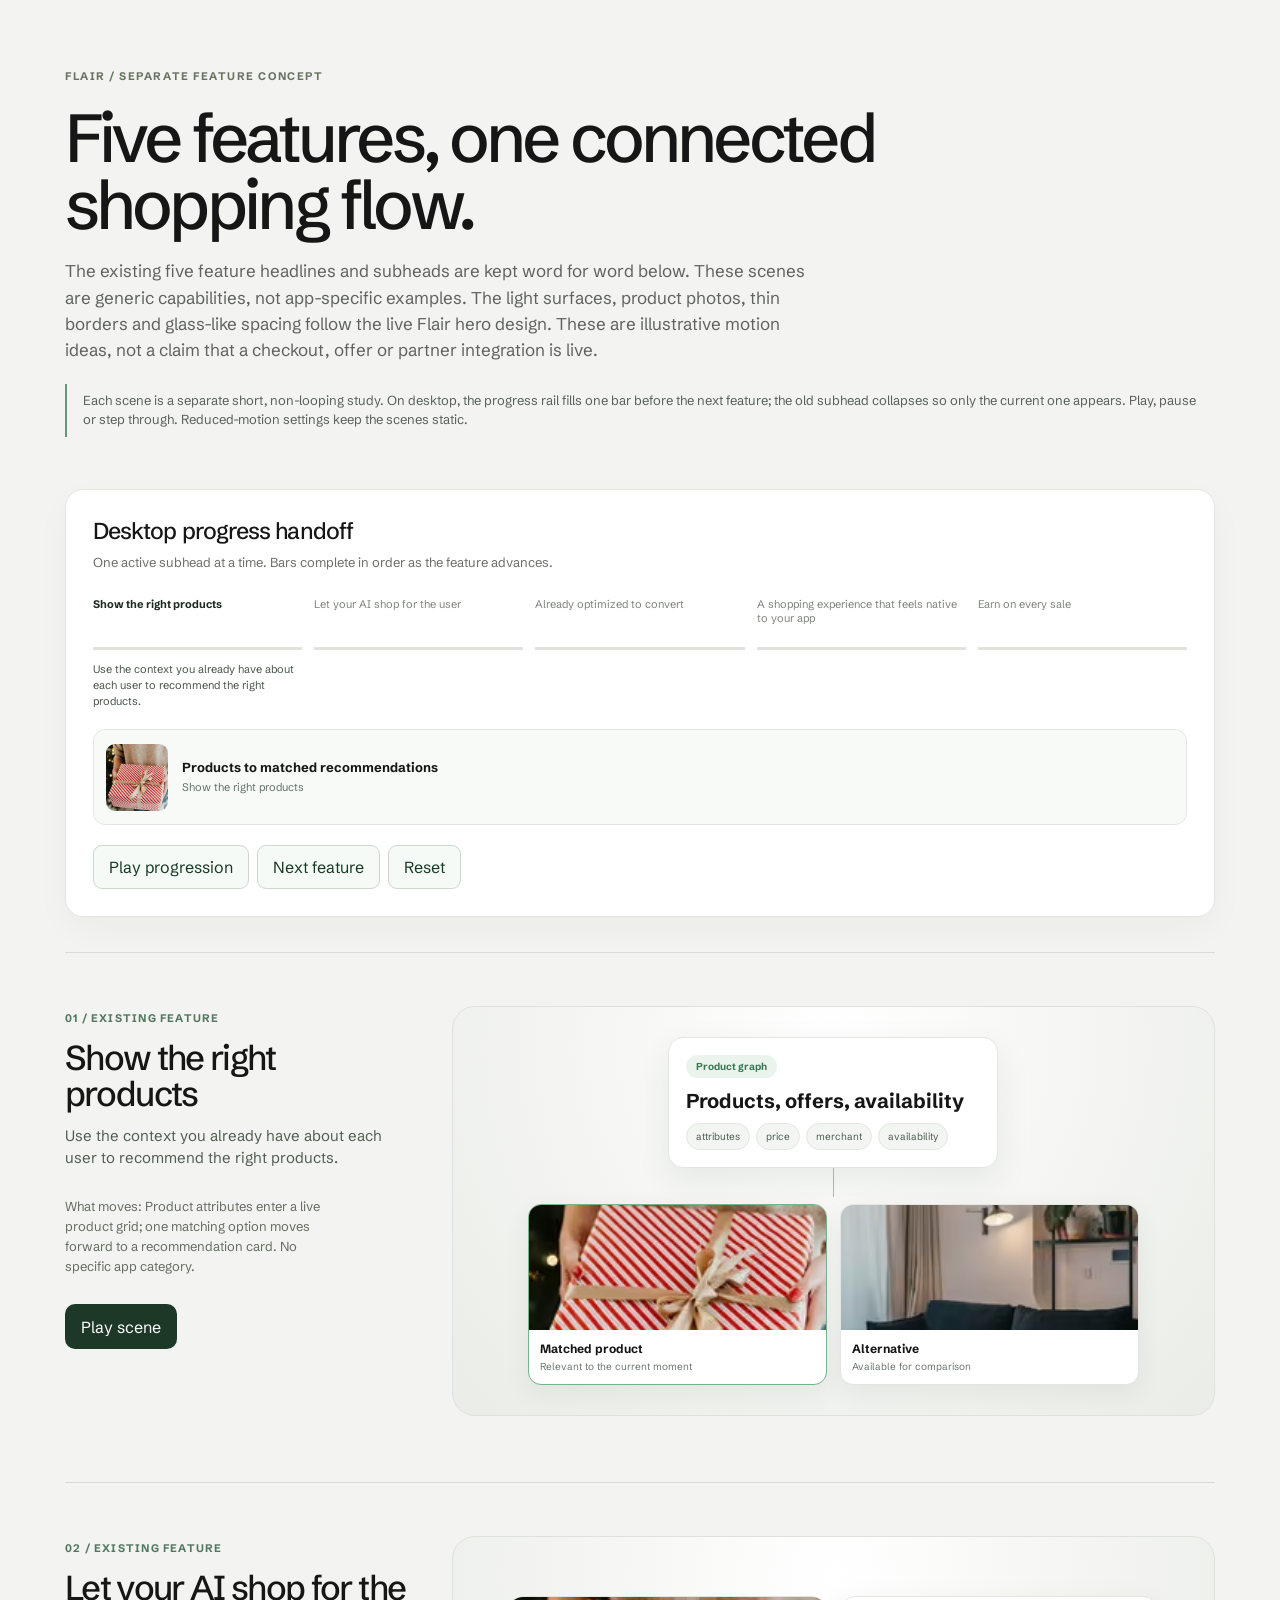
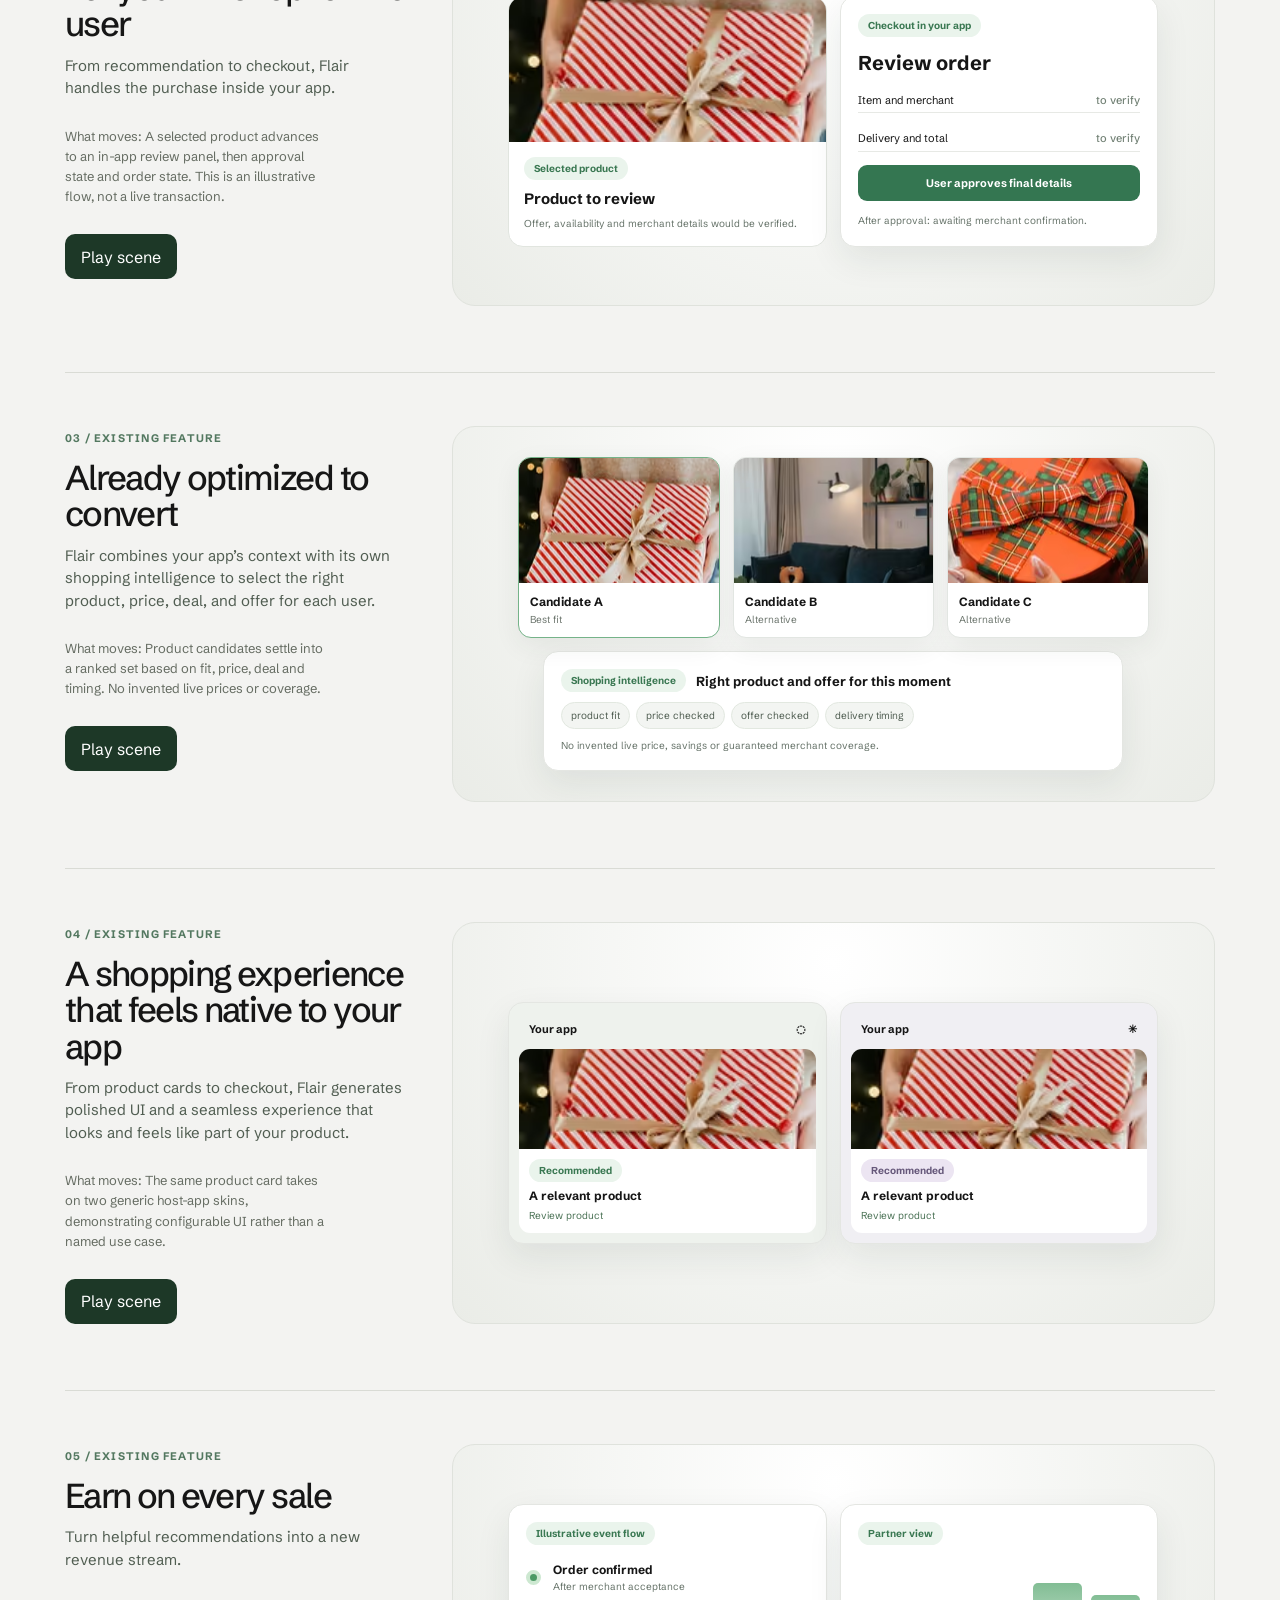
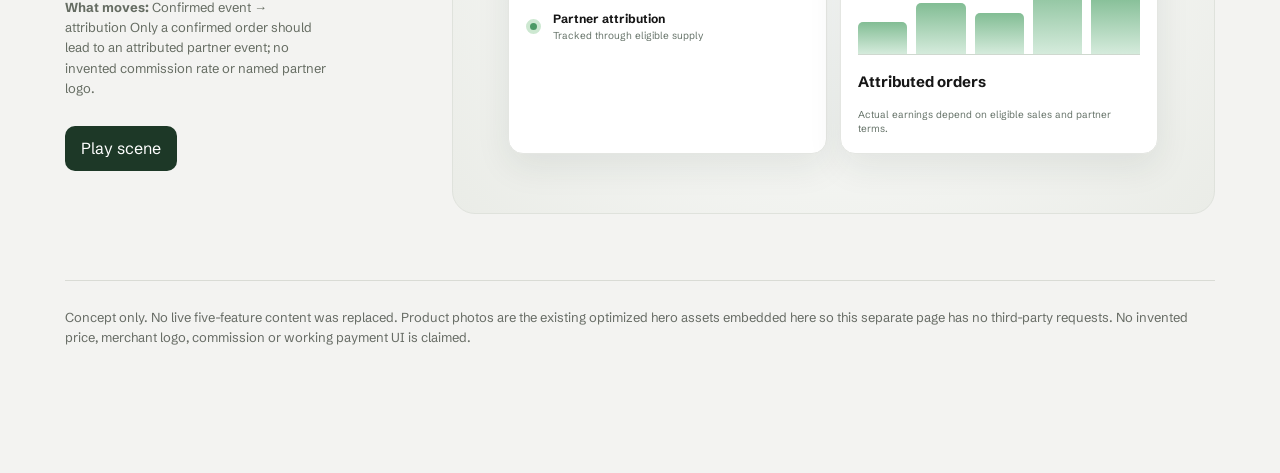
<file: 2-feature-motion-v2.html>
<!DOCTYPE html>
<html lang="en"><head><meta charset="utf-8"/><meta content="width=device-width,initial-scale=1" name="viewport"/><meta content="Five Flair feature motion studies. A separate concept for review." name="description"/><title>Flair / Five feature motion studies v2</title><style>@font-face{font-family:Schibsted;src:url([data-uri]) format('woff2');font-display:swap}*{box-sizing:border-box}html{scroll-behavior:smooth}body{margin:0;background:#f3f3f1;color:#161616;font-family:Schibsted,Arial,sans-serif}button{font:inherit}main{max-width:1210px;margin:auto;padding:64px 30px 100px}.eyebrow{text-transform:uppercase;letter-spacing:.14em;color:#677460;font-size:11px;font-weight:700}h1{font-size:clamp(42px,5.3vw,68px);line-height:.99;letter-spacing:-.057em;font-weight:500;max-width:850px;margin:20px 0}header>p{font-size:17px;line-height:1.55;max-width:750px;color:#60635d;margin:0 0 12px}.callout{margin-top:20px;border-left:2px solid #649776;padding:7px 16px;color:#586058;font-size:13px;line-height:1.5}.progress{margin:52px 0 35px;border:1px solid #e5e5e0;background:#fff;border-radius:18px;padding:27px;box-shadow:0 12px 35px #16161609}.progress h2{margin:0 0 8px;font-size:23px;font-weight:500;letter-spacing:-.04em}.progress>p{font-size:13px;color:#6c6e69;line-height:1.5;margin:0 0 25px}.rail{display:grid;grid-template-columns:repeat(5,minmax(0,1fr));gap:12px}.rail-item{min-width:0}.rail-item>span{font-size:11px;line-height:1.3;display:block;min-height:45px;color:#7e827c}.rail-item.active>span{color:#1c2920;font-weight:700}.track{height:3px;background:#dee4dc;margin:5px 0 12px;overflow:hidden}.fill{height:100%;background:#55946d;width:0}.rail-item.done .fill{width:100%}.rail-item.active .fill{width:var(--fill,0%)}.sub{font-size:11px;line-height:1.45;color:#475447;display:none}.rail-item.active .sub{display:block}.preview-card{display:flex;align-items:center;gap:14px;margin-top:19px;padding:12px;border:1px solid #e2e8e1;background:#f7faf7;border-radius:12px;min-height:96px}.preview-card img{width:62px;height:67px;object-fit:cover;border-radius:9px}.preview-card div{display:grid;gap:5px}.preview-card b{font-size:13px}.preview-card small{font-size:11px;color:#607366;line-height:1.4}.preview-card.animate{animation:up .38s both}.controls{display:flex;gap:8px;margin-top:20px;flex-wrap:wrap}.controls button{border:1px solid #cbd9cd;background:#f6faf6;padding:10px 15px;border-radius:9px;color:#183a24;cursor:pointer;min-height:44px}.controls button:disabled{opacity:.45}.study{padding:53px 0 66px;display:grid;grid-template-columns:minmax(230px,.62fr) minmax(0,1.38fr);gap:44px;border-top:1px solid #d9dbd5}.step{font-size:11px;letter-spacing:.11em;text-transform:uppercase;color:#537860;font-weight:700}.study h2{font-size:clamp(28px,2.7vw,39px);line-height:1.05;font-weight:500;letter-spacing:-.048em;margin:14px 0 12px}.fixed-sub{color:#505d51;font-size:15px;line-height:1.5;margin:0 0 26px}.study .idea{font-size:13px;color:#656c62;line-height:1.55;max-width:33ch}.study button{margin-top:15px;border:0;border-radius:10px;background:#1d3827;color:#fff;padding:12px 16px;min-height:45px;cursor:pointer}.study button:focus-visible,.controls button:focus-visible{outline:3px solid #6d9974;outline-offset:3px}.canvas{background:radial-gradient(circle at 50% 10%,#fff,#eaece7);border:1px solid #dfe2dc;border-radius:23px;padding:30px;min-height:370px;display:flex;align-items:center;justify-content:center;overflow:hidden}.composition{width:100%;max-width:650px}.tile{background:#fff;border:1px solid #e4e6e2;border-radius:15px;box-shadow:0 13px 35px #1e332015;padding:17px}.context{display:grid;gap:10px;max-width:330px;margin:0 auto 15px}.context b{font-size:20px}.pill{display:inline-block;width:max-content;max-width:100%;border-radius:99px;background:#eaf4ec;color:#3a7852;padding:5px 10px;font-size:10px;font-weight:700}.chips{display:flex;gap:6px;flex-wrap:wrap}.chips span{background:#f3f5f2;border:1px solid #e2e8e0;border-radius:99px;padding:6px 9px;color:#4d5b4f;font-size:10px}.connector{height:29px;width:1px;background:#a6b9a9;margin:-15px auto 7px}.row{display:flex;gap:13px;justify-content:center;align-items:stretch}.product{width:46%;min-width:0;border:1px solid #e2e6e2;background:#fff;border-radius:13px;overflow:hidden;box-shadow:0 8px 27px #27392b12}.product-img{height:125px;overflow:hidden;background:#f4f6f2}.product img,.product-feature img,.app-card img{width:100%;height:100%;object-fit:cover}.product-body{padding:11px;display:grid;gap:4px}.product b{font-size:12px}.product span{font-size:10px;color:#6b746c}.product:first-child{border-color:#75b389}.checkout>*{width:50%;min-width:0}.product-feature{border:1px solid #e1e5df;background:#fff;border-radius:15px;overflow:hidden;display:grid;grid-template-rows:145px 1fr}.product-feature>div{padding:15px;display:grid;gap:9px}.product-feature b{font-size:15px}.product-feature small,.tile small{font-size:10px;line-height:1.4;color:#657268}.order{display:grid;gap:13px}.order>b{font-size:20px}.line{display:flex;justify-content:space-between;gap:12px;border-bottom:1px solid #e7e9e5;padding:5px 0;font-size:11px}.line strong{font-weight:500;color:#718074}.approval{border-radius:9px;background:#347651;color:#fff;text-align:center;padding:11px;font-size:11px;font-weight:700}.intelligence .product{width:31%}.score{margin:13px auto 0;max-width:580px;display:grid;gap:10px}.score-row{display:flex;gap:10px;align-items:center;flex-wrap:wrap}.score-row b{font-size:13px}.app>*{width:49%}.app-shell{min-height:225px;padding:10px;background:#eef2ed}.app-head{padding:9px 10px 13px;display:flex;justify-content:space-between;font-size:11px;font-weight:700}.app-card{border-radius:11px;background:#fff;overflow:hidden}.app-card img{height:100px;display:block}.app-card>div{padding:10px;display:grid;gap:6px}.app-card b{font-size:12px}.app-card small{color:#497154}.planner{background:#f0eff3}.planner .pill{background:#ece5f2;color:#66587a}.earn>*{width:50%}.event,.earnings{min-height:225px;display:grid;align-content:start;gap:17px}.event-line{display:flex;gap:12px;align-items:center}.event-dot{width:15px;height:15px;border-radius:50%;border:4px solid #cde8d1;background:#4c9a65;flex:none}.event-line>div{display:grid;gap:3px}.event-line b{font-size:12px}.bargraph{display:flex;height:93px;align-items:end;gap:9px;border-bottom:1px solid #cfd8cf}.bargraph i{display:block;flex:1;background:linear-gradient(#82bd94,#d5ebdc);border-radius:5px 5px 0 0;height:var(--h)}.bargraph i:nth-child(1){--h:35%}.bargraph i:nth-child(2){--h:55%}.bargraph i:nth-child(3){--h:44%}.bargraph i:nth-child(4){--h:77%}.bargraph i:nth-child(5){--h:64%}.earnings b{font-size:15px}.footer{border-top:1px solid #d9dbd5;padding:26px 0;color:#666b64;font-size:13px;line-height:1.55}.study.playing .context,.study.playing .product-feature,.study.playing .score,.study.playing .event{animation:up .42s both}.study.playing .connector,.study.playing .order,.study.playing .app-shell:nth-child(2),.study.playing .earnings{animation:up .42s .42s both}.study.playing .products,.study.playing .approval,.study.playing .intelligence .product:nth-child(1){animation:up .42s .76s both}.study.playing .intelligence .product:nth-child(2){animation:up .42s .35s both}.study.playing .intelligence .product:nth-child(3){animation:up .42s .7s both}.study.playing .app-shell:first-child{animation:up .42s both}.study.playing .event-dot{animation:pulse .8s 1.1s both}@keyframes up{from{opacity:.1;transform:translateY(12px)}to{opacity:1;transform:translateY(0)}}@keyframes pulse{50%{box-shadow:0 0 0 8px #91d4a24d}to{box-shadow:0 0 0 0 #91d4a200}}@media(max-width:850px){main{padding:34px 18px 75px}.study{grid-template-columns:1fr;gap:18px}.progress{padding:17px}.rail{gap:5px}.rail-item>span{font-size:9px;min-height:57px}.rail{position:relative;margin-bottom:85px}.rail-item.active .sub{position:absolute;left:0;top:100%;margin-top:9px;max-width:100%;font-size:12px}.canvas{min-height:335px;padding:13px}.study .idea{max-width:65ch}}@media(max-width:440px){.checkout{gap:7px}.order,.product-feature>div{padding:10px}.order{gap:9px}.product-feature{grid-template-rows:115px 1fr}.app{gap:8px}.app-shell{padding:5px}.app-card img{height:80px}.earn{gap:8px}.earn .tile{padding:10px}.score-row{display:grid}.product-img{height:105px}}@media(prefers-reduced-motion:reduce){*,*:before,*:after{animation:none!important;scroll-behavior:auto!important}}</style></head><body><main><header><span class="eyebrow">Flair / separate feature concept</span><h1>Five features, one connected shopping flow.</h1><p>The existing five feature headlines and subheads are kept word for word below. These scenes are generic capabilities, not app-specific examples. The light surfaces, product photos, thin borders and glass-like spacing follow the live Flair hero design. These are illustrative motion ideas, not a claim that a checkout, offer or partner integration is live.</p><div class="callout">Each scene is a separate short, non-looping study. On desktop, the progress rail fills one bar before the next feature; the old subhead collapses so only the current one appears. Play, pause or step through. Reduced-motion settings keep the scenes static.</div></header><section class="progress"><h2>Desktop progress handoff</h2><p>One active subhead at a time. Bars complete in order as the feature advances.</p><div class="rail"><div class="rail-item"><span>Show the right products</span><div class="track"><div class="fill"></div></div><div class="sub">Use the context you already have about each user to recommend the right products.</div></div><div class="rail-item"><span>Let your AI shop for the user</span><div class="track"><div class="fill"></div></div><div class="sub">From recommendation to checkout, Flair handles the purchase inside your app.</div></div><div class="rail-item"><span>Already optimized to convert</span><div class="track"><div class="fill"></div></div><div class="sub">Flair combines your app’s context with its own shopping intelligence to select the right product, price, deal, and offer for each user.</div></div><div class="rail-item"><span>A shopping experience that feels native to your app</span><div class="track"><div class="fill"></div></div><div class="sub">From product cards to checkout, Flair generates polished UI and a seamless experience that looks and feels like part of your product.</div></div><div class="rail-item"><span>Earn on every sale</span><div class="track"><div class="fill"></div></div><div class="sub">Turn helpful recommendations into a new revenue stream.</div></div></div><div aria-live="polite" class="preview-card"><img alt="Illustrative product scene"/><div><b id="preview-title"></b><small id="preview-note"></small></div></div><div class="controls"><button id="play" type="button">Play progression</button><button id="next" type="button">Next feature</button><button id="reset" type="button">Reset</button></div></section><section class="study" id="feature-1"><div><span class="step">01 / existing feature</span><h2>Show the right products</h2><p class="fixed-sub">Use the context you already have about each user to recommend the right products.</p><p class="idea">What moves: Product attributes enter a live product grid; one matching option moves forward to a recommendation card. No specific app category.</p><button aria-label="Replay motion for Show the right products" class="replay" type="button">Play scene</button></div><div class="canvas"><div class="composition"><div class="tile context"><span class="pill">Product graph</span><b>Products, offers, availability</b><div class="chips"><span>attributes</span><span>price</span><span>merchant</span><span>availability</span></div></div><div class="connector"></div><div class="products row"><div class="product"><div class="product-img"><img alt="Illustrative product photograph" src="[data-uri]"/></div><div class="product-body"><b>Matched product</b><span>Relevant to the current moment</span></div></div><div class="product"><div class="product-img"><img alt="Illustrative product photograph" src="[data-uri]"/></div><div class="product-body"><b>Alternative</b><span>Available for comparison</span></div></div></div></div></div></section><section class="study" id="feature-2"><div><span class="step">02 / existing feature</span><h2>Let your AI shop for the user</h2><p class="fixed-sub">From recommendation to checkout, Flair handles the purchase inside your app.</p><p class="idea">What moves: A selected product advances to an in-app review panel, then approval state and order state. This is an illustrative flow, not a live transaction.</p><button aria-label="Replay motion for Let your AI shop for the user" class="replay" type="button">Play scene</button></div><div class="canvas"><div class="composition"><div class="checkout row"><div class="product-feature"><img alt="Illustrative product photograph" src="[data-uri]"/><div><span class="pill">Selected product</span><b>Product to review</b><small>Offer, availability and merchant details would be verified.</small></div></div><div class="order tile"><span class="pill">Checkout in your app</span><b>Review order</b><div class="line"><span>Item and merchant</span><strong>to verify</strong></div><div class="line"><span>Delivery and total</span><strong>to verify</strong></div><div class="approval">User approves final details</div><small>After approval: awaiting merchant confirmation.</small></div></div></div></div></section><section class="study" id="feature-3"><div><span class="step">03 / existing feature</span><h2>Already optimized to convert</h2><p class="fixed-sub">Flair combines your app’s context with its own shopping intelligence to select the right product, price, deal, and offer for each user.</p><p class="idea">What moves: Product candidates settle into a ranked set based on fit, price, deal and timing. No invented live prices or coverage.</p><button aria-label="Replay motion for Already optimized to convert" class="replay" type="button">Play scene</button></div><div class="canvas"><div class="composition"><div class="intelligence row"><div class="product"><div class="product-img"><img alt="Illustrative product photograph" src="[data-uri]"/></div><div class="product-body"><b>Candidate A</b><span>Best fit</span></div></div><div class="product"><div class="product-img"><img alt="Illustrative product photograph" src="[data-uri]"/></div><div class="product-body"><b>Candidate B</b><span>Alternative</span></div></div><div class="product"><div class="product-img"><img alt="Illustrative product photograph" src="[data-uri]"/></div><div class="product-body"><b>Candidate C</b><span>Alternative</span></div></div></div><div class="score tile"><div class="score-row"><span class="pill">Shopping intelligence</span><b>Right product and offer for this moment</b></div><div class="chips"><span>product fit</span><span>price checked</span><span>offer checked</span><span>delivery timing</span></div><small>No invented live price, savings or guaranteed merchant coverage.</small></div></div></div></section><section class="study" id="feature-4"><div><span class="step">04 / existing feature</span><h2>A shopping experience that feels native to your app</h2><p class="fixed-sub">From product cards to checkout, Flair generates polished UI and a seamless experience that looks and feels like part of your product.</p><p class="idea">What moves: The same product card takes on two generic host-app skins, demonstrating configurable UI rather than a named use case.</p><button aria-label="Replay motion for A shopping experience that feels native to your app" class="replay" type="button">Play scene</button></div><div class="canvas"><div class="composition"><div class="app row"><div class="app-shell coach tile"><div class="app-head">Your app <span>◌</span></div><div class="app-card"><img alt="Illustrative product photograph" src="[data-uri]"/><div><span class="pill">Recommended</span><b>A relevant product</b><small>Review product</small></div></div></div><div class="app-shell planner tile"><div class="app-head">Your app <span>✳</span></div><div class="app-card"><img alt="Illustrative product photograph" src="[data-uri]"/><div><span class="pill">Recommended</span><b>A relevant product</b><small>Review product</small></div></div></div></div></div></div></section><section class="study" id="feature-5"><div><span class="step">05 / existing feature</span><h2>Earn on every sale</h2><p class="fixed-sub">Turn helpful recommendations into a new revenue stream.</p><p class="idea"><b>What moves:</b> Confirmed event → attribution Only a confirmed order should lead to an attributed partner event; no invented commission rate or named partner logo.</p><button aria-label="Replay motion for Earn on every sale" class="replay" type="button">Play scene</button></div><div class="canvas"><div class="composition"><div class="earn row"><div class="tile event"><span class="pill">Illustrative event flow</span><div class="event-line"><span class="event-dot"></span><div><b>Order confirmed</b><small>After merchant acceptance</small></div></div><div class="event-line"><span class="event-dot"></span><div><b>Partner attribution</b><small>Tracked through eligible supply</small></div></div></div><div class="tile earnings"><span class="pill">Partner view</span><div class="bargraph"><i></i><i></i><i></i><i></i><i></i></div><b>Attributed orders</b><small>Actual earnings depend on eligible sales and partner terms.</small></div></div></div></div></section><div class="footer">Concept only. No live five-feature content was replaced. Product photos are the existing optimized hero assets embedded here so this separate page has no third-party requests. No invented price, merchant logo, commission or working payment UI is claimed.</div></main><script>
const studies=[...document.querySelectorAll('.study')],reduced=matchMedia('(prefers-reduced-motion: reduce)');let studyTimer=0;for(const study of studies){study.querySelector('button').addEventListener('click',()=>{clearTimeout(studyTimer);for(const x of studies)x.classList.remove('playing');if(reduced.matches)return;void study.offsetWidth;study.classList.add('playing');studyTimer=setTimeout(()=>study.classList.remove('playing'),1900)})}let current=0,elapsed=0,running=false,started=0,raf=0;const duration=1800,items=[...document.querySelectorAll('.rail-item')],preview=document.querySelector('.preview-card'),previewTitle=document.querySelector('#preview-title'),previewNote=document.querySelector('#preview-note'),previews=['Products to matched recommendations','Recommendation to checkout','Fit, price, deal and offer','Native product and checkout UI','Confirmed order to attribution'],play=document.querySelector('#play'),next=document.querySelector('#next');let previewIndex=-1;function render(){if(previewIndex!==current){previewIndex=current;previewTitle.textContent=previews[current];previewNote.textContent=items[current].querySelector('span').textContent;const img=studies[current].querySelector('img')?.src;if(img){preview.querySelector('img').src=img;preview.querySelector('img').style.display='block'}else preview.querySelector('img').style.display='none';preview.classList.remove('animate');void preview.offsetWidth;if(!reduced.matches)preview.classList.add('animate')}items.forEach((item,i)=>{item.classList.toggle('active',i===current);item.classList.toggle('done',i<current);item.style.setProperty('--fill',i===current?Math.min(100,100*elapsed/duration)+'%':'0%')});play.textContent=running?'Pause progression':'Play progression';next.disabled=current===items.length-1}function stop(){running=false;cancelAnimationFrame(raf);started=0;render()}function advance(){stop();if(current<items.length-1){current++;elapsed=0}render()}function frame(t){if(!running)return;if(!started)started=t;elapsed=Math.min(duration,elapsed+t-started);started=t;render();if(elapsed>=duration){if(current===items.length-1){stop();return}current++;elapsed=0}raf=requestAnimationFrame(frame)}play.addEventListener('click',()=>{if(running){stop();return}if(reduced.matches){advance();return}if(current===items.length-1&&elapsed>=duration){current=0;elapsed=0}running=true;started=0;raf=requestAnimationFrame(frame);render()});next.addEventListener('click',advance);document.querySelector('#reset').addEventListener('click',()=>{stop();current=0;elapsed=0;render()});document.addEventListener('visibilitychange',()=>{if(document.hidden){stop();clearTimeout(studyTimer);studies.forEach(x=>x.classList.remove('playing'))}});render();</script></body></html>
</file>
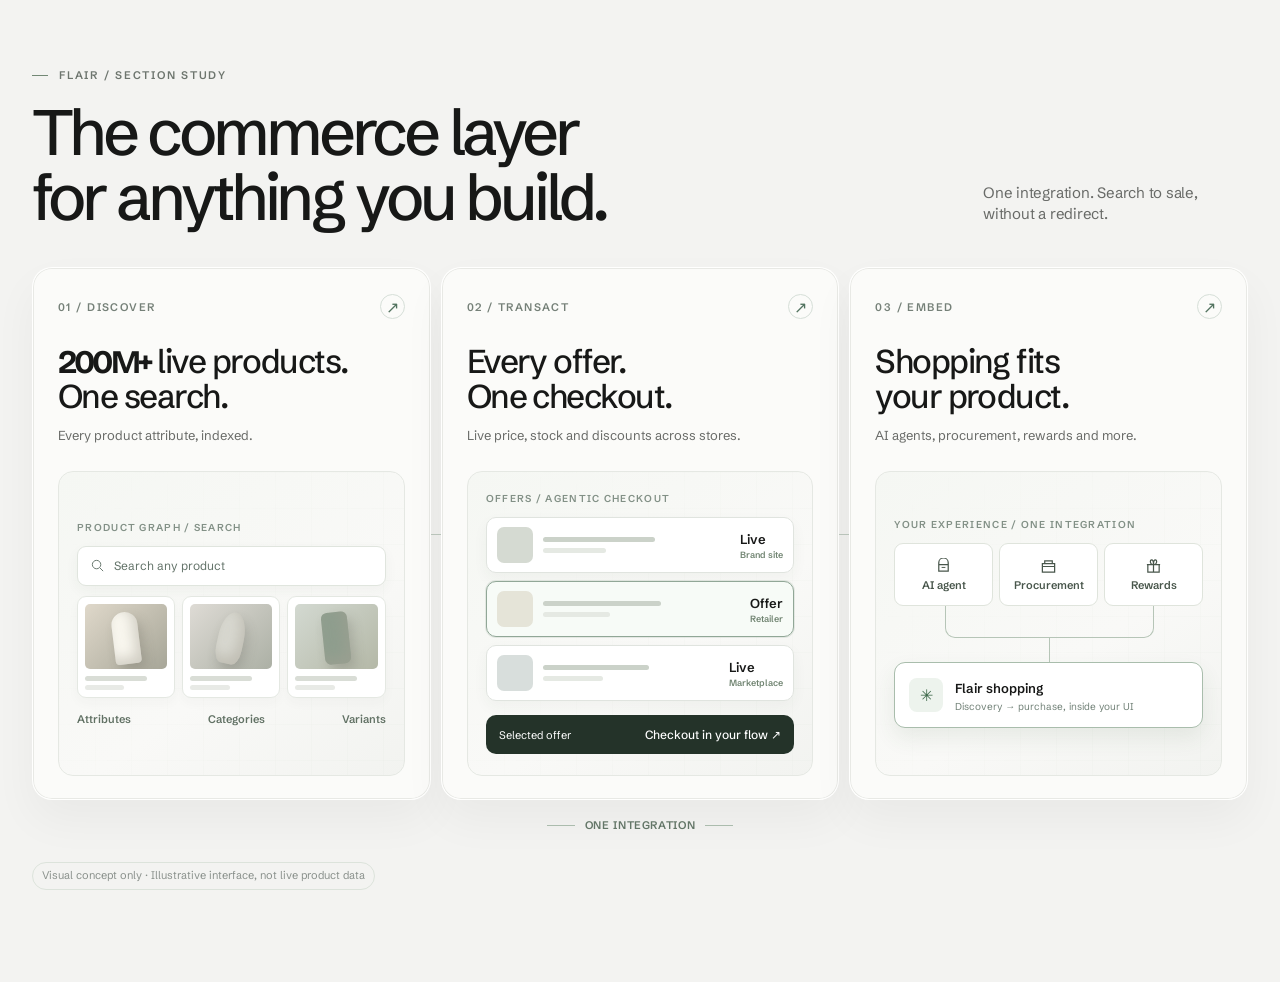
<file: 3-commerce-layer-study.html>
<!doctype html>
<html lang="en"><head><meta charset="utf-8"><meta name="viewport" content="width=device-width,initial-scale=1"><meta name="theme-color" content="#f3f3f1"><title>Flair / commerce layer section study</title><style>@font-face{font-family:"Schibsted Grotesk";src:url([data-uri]) format("woff2");font-weight:400 600;font-display:swap}@font-face{font-family:"Bricolage Grotesque";src:url([data-uri]) format("woff2");font-weight:700;font-display:swap}
:root{--paper:#f3f3f1;--ink:#171817;--muted:#686a67;--line:#dddeda;--green:#52735f;--white:#fcfcfa;--ease:cubic-bezier(.22,1,.36,1)}*{box-sizing:border-box}html{scroll-behavior:smooth}body{margin:0;color:var(--ink);background:var(--paper);font-family:"Schibsted Grotesk","Helvetica Neue",Arial,sans-serif;-webkit-font-smoothing:antialiased}button{font:inherit}button:focus-visible{outline:2px solid var(--green);outline-offset:4px}.study{width:min(100% - 64px,1216px);margin:0 auto;padding:68px 0 92px}.eyebrow{display:flex;align-items:center;gap:11px;margin:0 0 18px;color:#6d756e;font-size:11px;font-weight:700;letter-spacing:.16em;text-transform:uppercase}.eyebrow:before{content:"";width:16px;height:1px;background:#728875}.intro{display:flex;align-items:end;justify-content:space-between;gap:40px;margin-bottom:38px}.intro h1{max-width:810px;margin:0;font-size:clamp(42px,5vw,68px);font-weight:500;line-height:1.01;letter-spacing:-.065em;text-wrap:balance}.intro .one-line{max-width:265px;margin:0 0 5px;color:var(--muted);font-size:15px;line-height:1.42;letter-spacing:-.015em}.band{position:relative;display:grid;grid-template-columns:repeat(3,minmax(0,1fr));gap:10px}.band:before{position:absolute;z-index:0;top:50%;left:0;right:0;height:1px;content:"";background:#bfcbc0;transform:scaleX(0);transform-origin:left;transition:transform 1.1s var(--ease)}.ready .band:before{transform:scaleX(1)}.panel{position:relative;z-index:1;display:flex;flex-direction:column;min-height:533px;padding:26px 25px 23px;overflow:hidden;border:1px solid rgba(255,255,255,.9);border-radius:20px;background:#fbfbf9;box-shadow:0 20px 45px rgba(24,27,22,.045),inset 0 0 0 1px #e8e9e5;transform:translateY(12px);opacity:0;transition:transform .7s var(--ease),opacity .7s var(--ease),box-shadow .25s var(--ease)}.ready .panel{transform:none;opacity:1}.ready .panel:nth-child(2){transition-delay:.13s}.ready .panel:nth-child(3){transition-delay:.26s}.panel:hover{box-shadow:0 25px 55px rgba(24,27,22,.09),inset 0 0 0 1px #d8ddd7}.number{display:flex;justify-content:space-between;align-items:center;color:#758078;font-size:11px;font-weight:700;letter-spacing:.13em}.glyph{width:25px;height:25px;display:grid;place-items:center;border:1px solid #d6dfd8;border-radius:50%;color:var(--green);font-size:16px;font-weight:400;letter-spacing:0}.headline{min-height:119px;padding-top:26px}.headline h2{max-width:300px;margin:0;font-size:clamp(25px,2.65vw,33px);font-weight:500;line-height:1.06;letter-spacing:-.047em;text-wrap:balance}.headline p{margin:12px 0 0;color:var(--muted);font-size:13px;line-height:1.35}.large-number{font-family:"Bricolage Grotesque",Arial,sans-serif;font-weight:700;letter-spacing:-.085em}.stage{position:relative;display:flex;flex:1;flex-direction:column;justify-content:center;min-height:292px;margin-top:26px;padding:18px;overflow:hidden;border:1px solid #e5e8e3;border-radius:15px;background:linear-gradient(145deg,#f5f7f3 0%,#f9f9f7 60%,#f2f3f0 100%)}.stage:after{position:absolute;inset:0;z-index:0;content:"";pointer-events:none;background-image:linear-gradient(to right,#d7dfd333 1px,transparent 1px),linear-gradient(to bottom,#d7dfd333 1px,transparent 1px);background-size:36px 36px;mask-image:linear-gradient(120deg,transparent 5%,#0005 70%)}.stage>*{position:relative;z-index:1}.ui-label{margin:0 0 12px;color:#829086;font-size:10px;font-weight:700;letter-spacing:.13em;text-transform:uppercase}.search{height:40px;display:flex;align-items:center;gap:9px;padding:0 12px;border:1px solid #e0e5de;border-radius:9px;background:#fff;box-shadow:0 5px 14px #3843360b;color:#627268;font-size:12px}.search svg{flex:none}.search-word{display:inline-block;overflow:hidden;white-space:nowrap;width:0;animation:typing 1.6s steps(19,end) .6s forwards}.results{display:grid;grid-template-columns:repeat(3,minmax(0,1fr));gap:7px;margin-top:10px}.result{min-width:0;padding:7px;border:1px solid #e4e8e2;border-radius:9px;background:#fff;box-shadow:0 5px 12px #38433608;transform:translateY(6px);opacity:0;animation:rise .55s var(--ease) forwards}.result:nth-child(1){animation-delay:1.05s}.result:nth-child(2){animation-delay:1.2s}.result:nth-child(3){animation-delay:1.35s}.photo{height:65px;border-radius:5px;background:linear-gradient(135deg,#dfd8ca,#a7a698);position:relative;overflow:hidden}.photo:before{content:"";position:absolute;left:34%;top:12%;width:32%;height:80%;border-radius:23px 23px 7px 7px;background:#f9f7ef;box-shadow:inset -5px -6px 13px #a4a09377,4px 7px 12px #47494038;transform:rotate(-7deg)}.photo.two{background:linear-gradient(135deg,#dedbd5,#acb0a5)}.photo.two:before{border-radius:50% 50% 30% 30%;background:#d8d8d0;transform:rotate(12deg)}.photo.three{background:linear-gradient(135deg,#d3d9d1,#b4b8a7)}.photo.three:before{border-radius:6px;background:#8f9e8e;transform:rotate(-6deg)}.skeleton{height:5px;width:75%;margin-top:7px;border-radius:3px;background:#d9ddd6}.skeleton.short{width:48%;margin-top:4px;background:#e8eae6}.stage-foot{display:flex;justify-content:space-between;margin-top:14px;color:#617164;font-size:11px;font-weight:600}.offers{display:grid;gap:8px}.offer{display:flex;align-items:center;gap:10px;min-height:56px;padding:8px 10px;border:1px solid #e0e4df;border-radius:10px;background:#fff;box-shadow:0 6px 15px #3843360b}.offer.selected{border-color:#91a797;background:#f7fbf7;box-shadow:0 0 0 1px #91a79733}.offer-logo{width:36px;height:36px;border-radius:7px;background:#e8e9e3;flex:none}.offer-logo.a{background:#d5dad2}.offer-logo.b{background:#e5e4d8}.offer-logo.c{background:#d8dedc}.offer-lines{flex:1}.offer-lines i{display:block;width:60%;height:5px;border-radius:3px;background:#cbd2c9}.offer-lines i+i{width:34%;margin-top:6px;background:#e5e9e3}.offer-price{font-size:13px;font-weight:600;white-space:nowrap}.offer-price small{display:block;margin-top:2px;color:#708471;font-size:9px;font-weight:600}.checkout{display:flex;align-items:center;justify-content:space-between;margin-top:14px;padding:12px 13px;border-radius:10px;background:#243329;color:#fff;transform:translateY(7px);opacity:0;animation:rise .65s var(--ease) 1.1s forwards}.checkout span{font-size:11px}.checkout strong{font-size:12px;font-weight:500}.nodes{display:grid;grid-template-columns:repeat(3,minmax(0,1fr));gap:6px}.node{height:63px;display:grid;place-items:center;border:1px solid #dfe4dc;border-radius:9px;background:#fff;color:#48564b;font-size:11px;font-weight:600;text-align:center}.node svg{display:block;margin:auto auto 3px}.branches{height:56px;position:relative}.branches:before{content:"";position:absolute;top:0;left:16.5%;width:67%;height:31px;border:1px solid #b6c5b7;border-top:none;border-radius:0 0 10px 10px}.branches:after{content:"";position:absolute;top:31px;left:50%;width:1px;height:25px;background:#b6c5b7}.module{display:flex;align-items:center;gap:12px;padding:14px;border:1px solid #a9bdac;border-radius:11px;background:#fff;box-shadow:0 10px 22px #36543917}.module-icon{display:grid;place-items:center;width:34px;height:34px;flex:none;border-radius:8px;background:#edf3ed;color:#3d6849}.module strong{font-size:13px;font-weight:600}.module small{display:block;margin-top:3px;color:#718177;font-size:10px}.connector{display:flex;align-items:center;justify-content:center;gap:10px;margin-top:18px;color:#657869;font-size:11px;font-weight:600;letter-spacing:.06em;text-transform:uppercase}.connector:before,.connector:after{content:"";width:28px;height:1px;background:#aebfb0}.review-note{margin-top:30px;color:#89908b;font-size:11px;line-height:1.4}.review-note span{display:inline-block;border:1px solid #dce3db;border-radius:99px;padding:5px 9px}.study:not(.ready) .result,.study:not(.ready) .checkout{animation-play-state:paused}@keyframes typing{to{width:19ch}}@keyframes rise{to{transform:none;opacity:1}}@media(max-width:950px){.study{width:min(100% - 40px,690px);padding-top:54px}.intro{display:block}.intro .one-line{max-width:500px;margin:15px 0 0}.band{grid-template-columns:1fr;gap:14px}.band:before{top:0;bottom:0;left:50%;right:auto;width:1px;height:auto;transform:scaleY(0);transform-origin:top}.ready .band:before{transform:scaleY(1)}.panel{min-height:0;padding:24px}.headline{min-height:0;padding-top:16px}.stage{margin-top:22px;min-height:260px}.panel:nth-child(2),.panel:nth-child(3){margin-top:12px}.panel:nth-child(2):before,.panel:nth-child(3):before{content:"";position:absolute;z-index:2;left:50%;top:-20px;width:7px;height:7px;border-radius:50%;background:#77967b;transform:translateX(-50%)}}@media(max-width:560px){.study{width:calc(100% - 28px);padding-top:37px;padding-bottom:55px}.intro{margin-bottom:26px}.intro h1{font-size:clamp(37px,10vw,47px)}.intro .one-line{font-size:13px}.panel{padding:21px 19px 18px;border-radius:17px}.headline h2{font-size:29px}.headline p{font-size:12px;margin-top:9px}.stage{min-height:240px;margin-top:18px;padding:15px}.photo{height:60px}.node{height:60px}.review-note{margin-top:20px}}@media(prefers-reduced-motion:reduce){html{scroll-behavior:auto}.band:before,.panel{transition:none;transform:none;opacity:1}.result,.checkout{animation:none;transform:none;opacity:1}.search-word{animation:none;width:auto}}
</style></head><body><main class="study" id="study"><p class="eyebrow">Flair / section study</p><div class="intro"><h1>The commerce layer<br>for anything you build.</h1><p class="one-line">One integration. Search to sale, without a redirect.</p></div><div class="band"><article class="panel"><div class="number"><span>01 / DISCOVER</span><span class="glyph" aria-hidden="true">↗</span></div><div class="headline"><h2><span class="large-number">200M+</span> live products.<br>One search.</h2><p>Every product attribute, indexed.</p></div><div class="stage"><div><p class="ui-label">Product graph / search</p><div class="search"><svg aria-hidden="true" width="15" height="15" viewBox="0 0 16 16" fill="none"><circle cx="7" cy="7" r="4.5" stroke="currentColor"/><path d="m10.5 10.5 3.5 3.5" stroke="currentColor"/></svg><span class="search-word">Search any product</span></div><div class="results" aria-label="Illustrative product search results"><div class="result"><div class="photo"></div><div class="skeleton"></div><div class="skeleton short"></div></div><div class="result"><div class="photo two"></div><div class="skeleton"></div><div class="skeleton short"></div></div><div class="result"><div class="photo three"></div><div class="skeleton"></div><div class="skeleton short"></div></div></div><div class="stage-foot"><span>Attributes</span><span>Categories</span><span>Variants</span></div></div></div></article><article class="panel"><div class="number"><span>02 / TRANSACT</span><span class="glyph" aria-hidden="true">↗</span></div><div class="headline"><h2>Every offer.<br>One checkout.</h2><p>Live price, stock and discounts across stores.</p></div><div class="stage"><div><p class="ui-label">Offers / agentic checkout</p><div class="offers" aria-label="Illustrative offer comparison"><div class="offer"><div class="offer-logo a"></div><div class="offer-lines"><i></i><i></i></div><div class="offer-price">Live<small>Brand site</small></div></div><div class="offer selected"><div class="offer-logo b"></div><div class="offer-lines"><i></i><i></i></div><div class="offer-price">Offer<small>Retailer</small></div></div><div class="offer"><div class="offer-logo c"></div><div class="offer-lines"><i></i><i></i></div><div class="offer-price">Live<small>Marketplace</small></div></div></div><div class="checkout"><span>Selected offer</span><strong>Checkout in your flow ↗</strong></div></div></div></article><article class="panel"><div class="number"><span>03 / EMBED</span><span class="glyph" aria-hidden="true">↗</span></div><div class="headline"><h2>Shopping fits<br>your product.</h2><p>AI agents, procurement, rewards and more.</p></div><div class="stage"><div><p class="ui-label">Your experience / one integration</p><div class="nodes"><div class="node"><span><svg aria-hidden="true" width="17" height="17" viewBox="0 0 18 18" fill="none"><path d="M4 7V5a5 5 0 0 1 10 0v2M4 7h10v7H4z" stroke="currentColor" stroke-width="1.3"/><path d="M7 10h4" stroke="currentColor"/></svg>AI agent</span></div><div class="node"><span><svg aria-hidden="true" width="17" height="17" viewBox="0 0 18 18" fill="none"><path d="M2.5 6h13v9h-13zM5 6V3h8v3M2.5 9h13" stroke="currentColor" stroke-width="1.3"/></svg>Procurement</span></div><div class="node"><span><svg aria-hidden="true" width="17" height="17" viewBox="0 0 18 18" fill="none"><path d="M3 7h12v8H3zM2 7h14M9 7v8M9 7C5 7 5 2 7 2c1.5 0 2 3 2 5Zm0 0c4 0 4-5 2-5-1.5 0-2 3-2 5Z" stroke="currentColor" stroke-width="1.3"/></svg>Rewards</span></div></div><div class="branches" aria-hidden="true"></div><div class="module"><div class="module-icon">✳</div><div><strong>Flair shopping</strong><small>Discovery → purchase, inside your UI</small></div></div></div></div></article></div><div class="connector" aria-hidden="true">One integration</div><div class="review-note"><span>Visual concept only · Illustrative interface, not live product data</span></div></main><script>const root=document.querySelector('.study');const reveal=()=>root.classList.add('ready');if(matchMedia('(prefers-reduced-motion: reduce)').matches)reveal();else new IntersectionObserver((entries,observer)=>{if(entries.some(e=>e.isIntersecting)){reveal();observer.disconnect()}},{threshold:.1}).observe(root);</script></body></html>
</file>
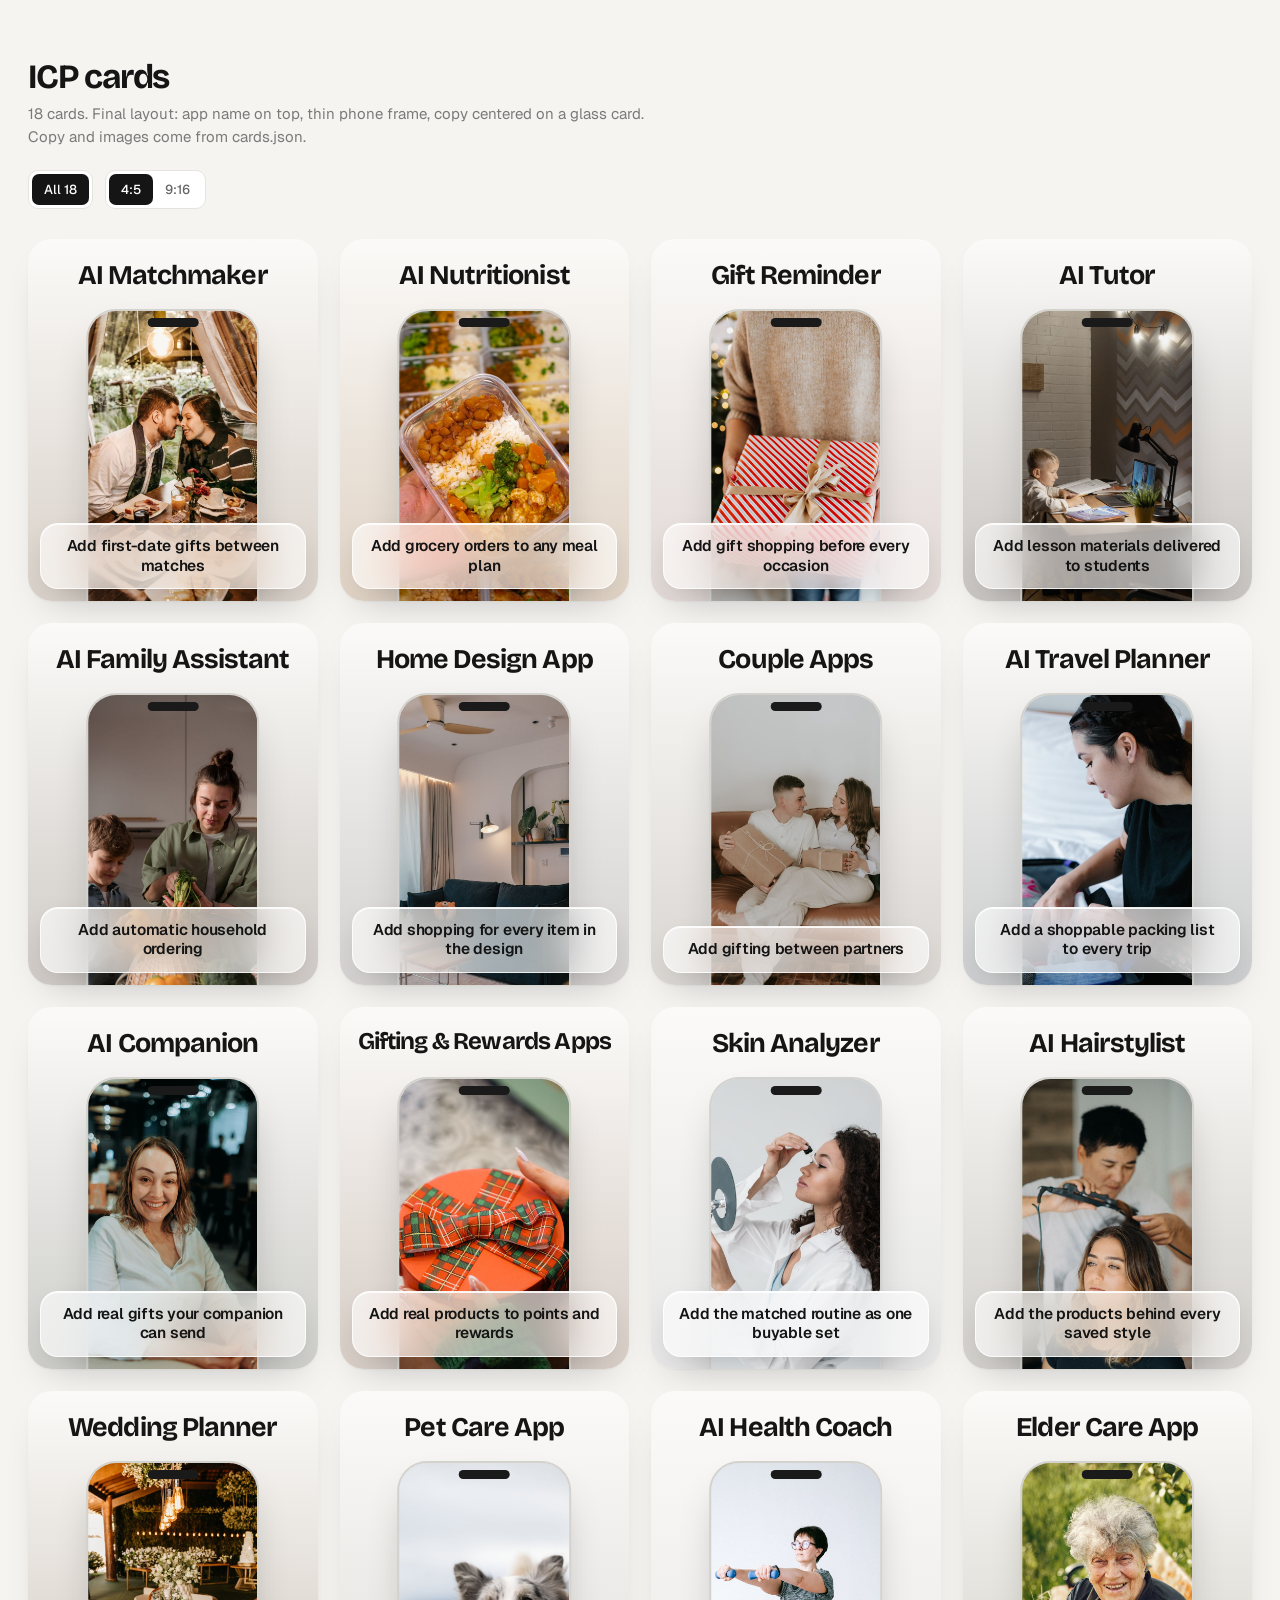
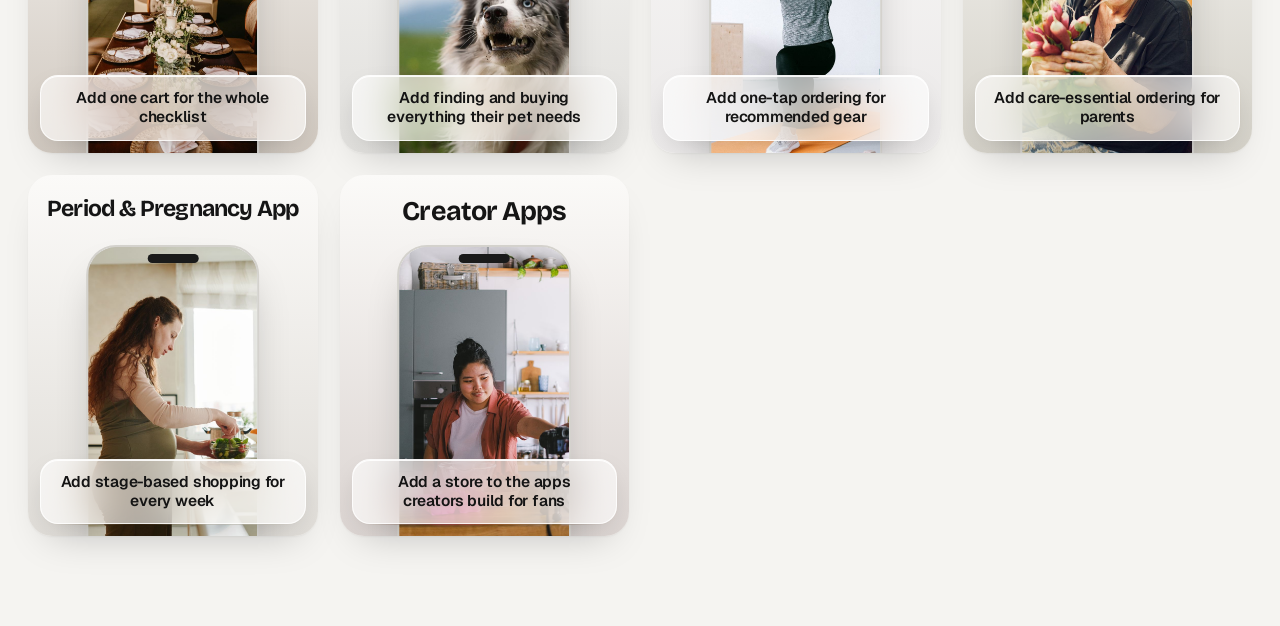
<file: cards.html>
<!doctype html>
<html lang="en">
<head>
<meta charset="utf-8">
<meta name="viewport" content="width=device-width, initial-scale=1">
<title>Flair - ICP cards</title>
<meta name="robots" content="noindex">
<link rel="preconnect" href="https://fonts.googleapis.com">
<link rel="preconnect" href="https://fonts.gstatic.com" crossorigin>
<link href="https://fonts.googleapis.com/css2?family=Bricolage+Grotesque:opsz,wght@12..96,500;12..96,700&family=Geist:wght@400;500;600&display=swap" rel="stylesheet">
<style>
:root{--ar:4/5}
body.r916{--ar:9/16}
*{box-sizing:border-box;margin:0;padding:0}
body{font-family:Geist,-apple-system,BlinkMacSystemFont,sans-serif;background:#f5f4f1;color:#151515;-webkit-font-smoothing:antialiased}
.wrap{max-width:1320px;margin:0 auto;padding:0 28px}
header{padding:56px 0 0}
header h1{font-family:"Bricolage Grotesque",Geist,sans-serif;font-weight:700;font-size:34px;letter-spacing:-.035em}
header p{margin-top:6px;color:#7a7a7a;font-size:15px;max-width:640px;line-height:1.5}
.bar{display:flex;gap:12px;align-items:center;flex-wrap:wrap;margin-top:22px}
.seg{display:inline-flex;background:#fff;border:1px solid #e6e4df;border-radius:10px;padding:3px}
.seg a{font-size:13px;font-weight:500;text-decoration:none;padding:7px 12px;border-radius:7px;color:#666}
.seg a.on{background:#151515;color:#fff}
.grid{display:grid;grid-template-columns:repeat(auto-fill,minmax(270px,1fr));gap:22px;margin:30px 0 90px}
/* card: final design (B, centered) */
.card{position:relative;aspect-ratio:var(--ar);border-radius:24px;overflow:hidden;box-shadow:0 1px 2px rgba(0,0,0,.04),0 18px 40px -22px rgba(0,0,0,.25)}
.one{white-space:nowrap;overflow:hidden}
.name{position:absolute;left:18px;right:18px;top:22px;z-index:3;text-align:center;font-family:"Bricolage Grotesque",Geist,sans-serif;font-weight:700;font-size:27px;line-height:1.05;letter-spacing:-.035em;color:#151515}
.phone{position:absolute;left:50%;transform:translateX(-50%);top:70px;bottom:-40px;width:60%;border-radius:30px;overflow:hidden;z-index:1;border:2px solid #d4d2cd;background:#fff;box-shadow:0 0 0 1px rgba(255,255,255,.9) inset,0 22px 44px -16px rgba(0,0,0,.3)}
.phone .ph{position:absolute;inset:0;background:#ccc center/cover no-repeat}
.phone::after{content:"";position:absolute;top:7px;left:50%;transform:translateX(-50%);width:30%;height:9px;border-radius:99px;background:#1a1a1a;z-index:2}
.glass{position:absolute;left:12px;right:12px;bottom:12px;z-index:4;text-align:center;border-radius:18px;padding:12px 15px 13px;background:rgba(255,255,255,.62);border:1px solid rgba(255,255,255,.8);box-shadow:0 10px 30px -12px rgba(0,0,0,.25),inset 0 1px 0 rgba(255,255,255,.9);-webkit-backdrop-filter:blur(22px) saturate(1.5);backdrop-filter:blur(22px) saturate(1.5)}
.glass .h{font-size:15.5px;font-weight:600;letter-spacing:-.015em;line-height:1.25;color:#141414}
.glass .sub{font-size:12.5px;line-height:1.4;margin-top:3px;color:#4d4b48;display:-webkit-box;-webkit-line-clamp:2;-webkit-box-orient:vertical;overflow:hidden}
</style>
</head>
<body>
<div class="wrap">
<header>
  <h1>ICP cards</h1>
  <p id="intro"></p>
  <div class="bar"><div class="seg" id="set"></div><div class="seg" id="ratio"></div></div>
</header>
<main class="grid" id="grid"></main>
</div>
<script>
const esc=s=>s.replace(/[&<>"]/g,c=>({"&":"&amp;","<":"&lt;",">":"&gt;",'"':"&quot;"}[c]));
const q=new URLSearchParams(location.search),all=q.get('set')==='all',is916=q.get('r')==='916';
if(is916)document.body.classList.add('r916');
const link=(k,v)=>{const p=new URLSearchParams(q);if(v)p.set(k,v);else p.delete(k);const s=p.toString();return '/cards'+(s?'?'+s:'');};
document.getElementById('set').innerHTML=`<a href="${link('set','')}" class="on">All 18</a>`;
document.getElementById('ratio').innerHTML=`<a href="${link('r','')}" class="${is916?'':'on'}">4:5</a><a href="${link('r','916')}" class="${is916?'on':''}">9:16</a>`;
function fit(){document.querySelectorAll('.one').forEach(h=>{h.style.fontSize='';let s=parseFloat(getComputedStyle(h).fontSize);while(h.scrollWidth>h.clientWidth+.5&&s>10){s-=.5;h.style.fontSize=s+'px';}});}
fetch('/cards.json').then(r=>r.json()).then(data=>{
 const cards=all?data:data.filter(c=>c.featured);
 document.getElementById('intro').textContent=`${cards.length} cards. Final layout: app name on top, thin phone frame, copy centered on a glass card. Copy and images come from cards.json.`;
 document.getElementById('grid').innerHTML=cards.map(c=>`<div class="card" style="background:linear-gradient(180deg,${c.background.from},${c.background.to})"><div class="name one">${esc(c.name)}</div><div class="phone"><div class="ph" style="background-image:url('${c.image}')"></div></div><div class="glass"><div class="h${c.line?'':' one'}">${esc(c.line||c.head)}</div>${c.sub?`<div class="sub">${esc(c.sub)}</div>`:''}</div></div>`).join('');
 (document.fonts?document.fonts.ready:Promise.resolve()).then(fit);addEventListener('resize',fit);
});
</script>
</body>
</html>
</file>
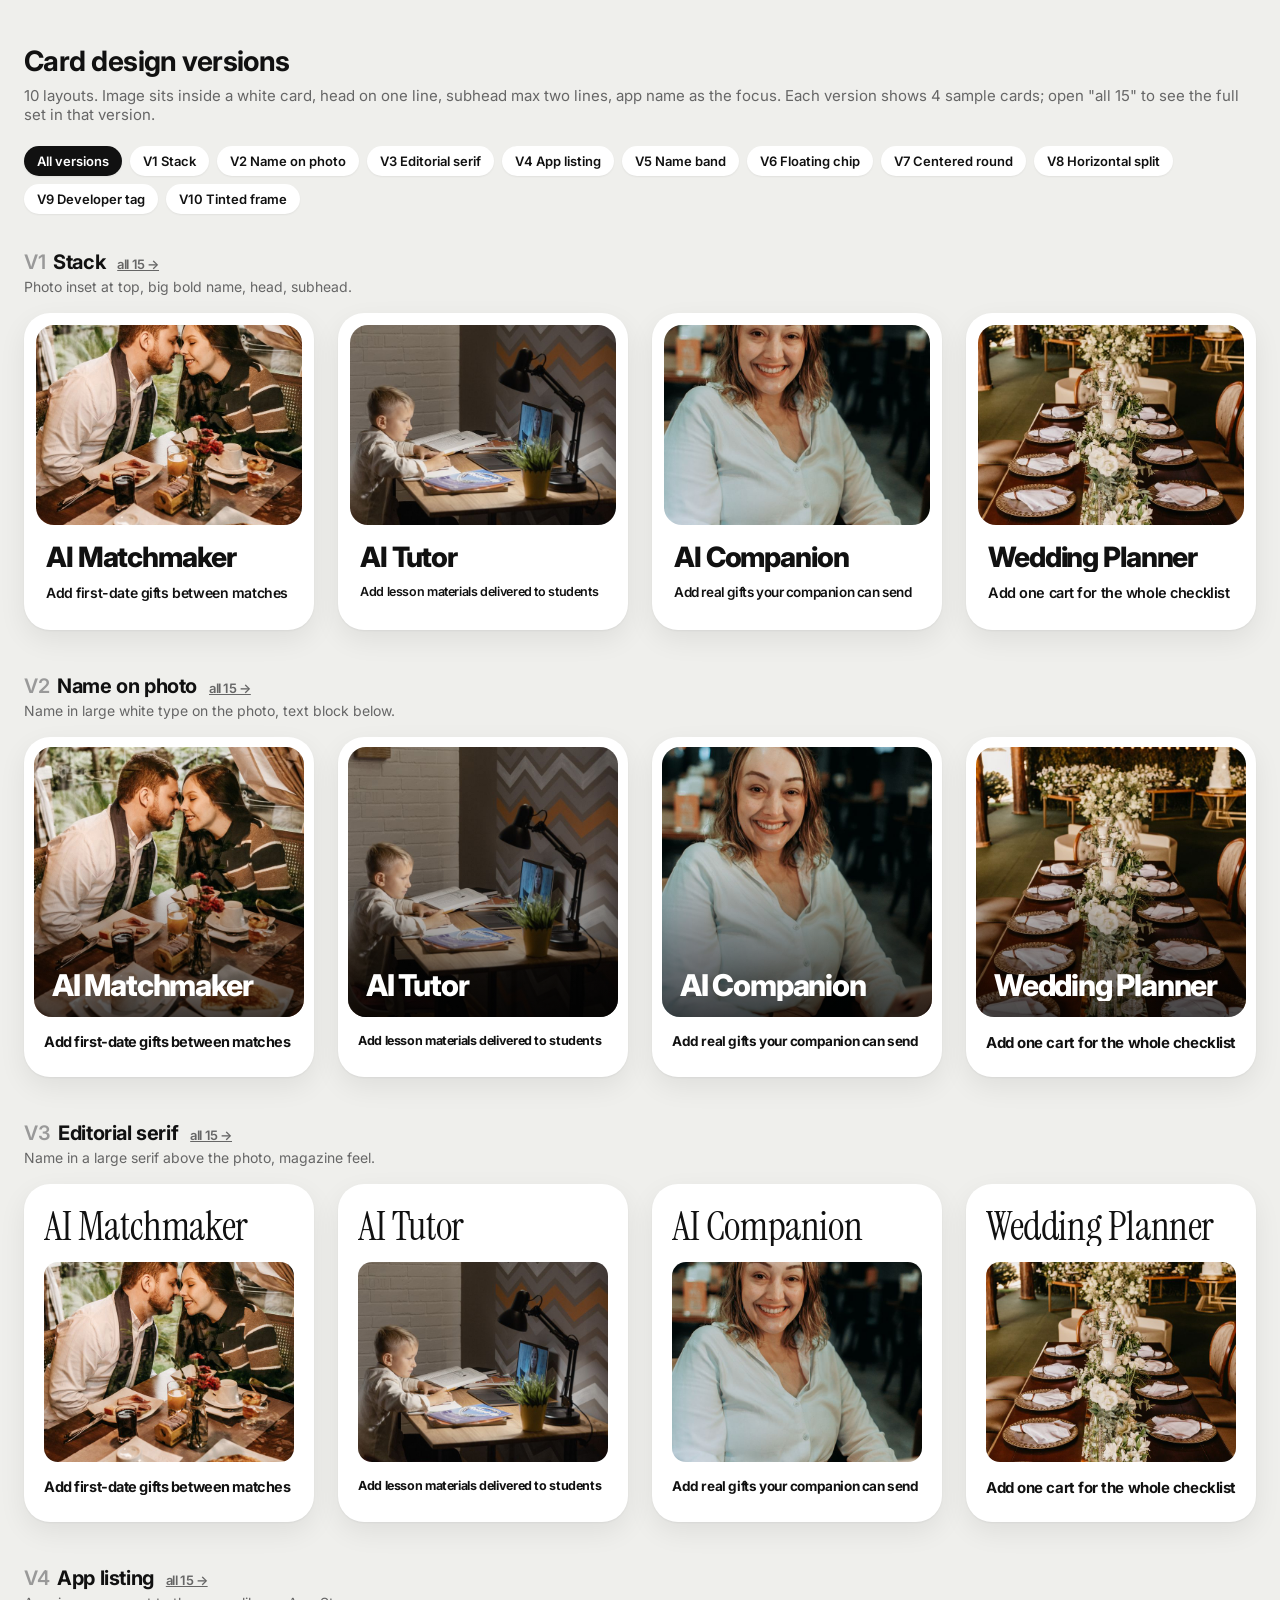
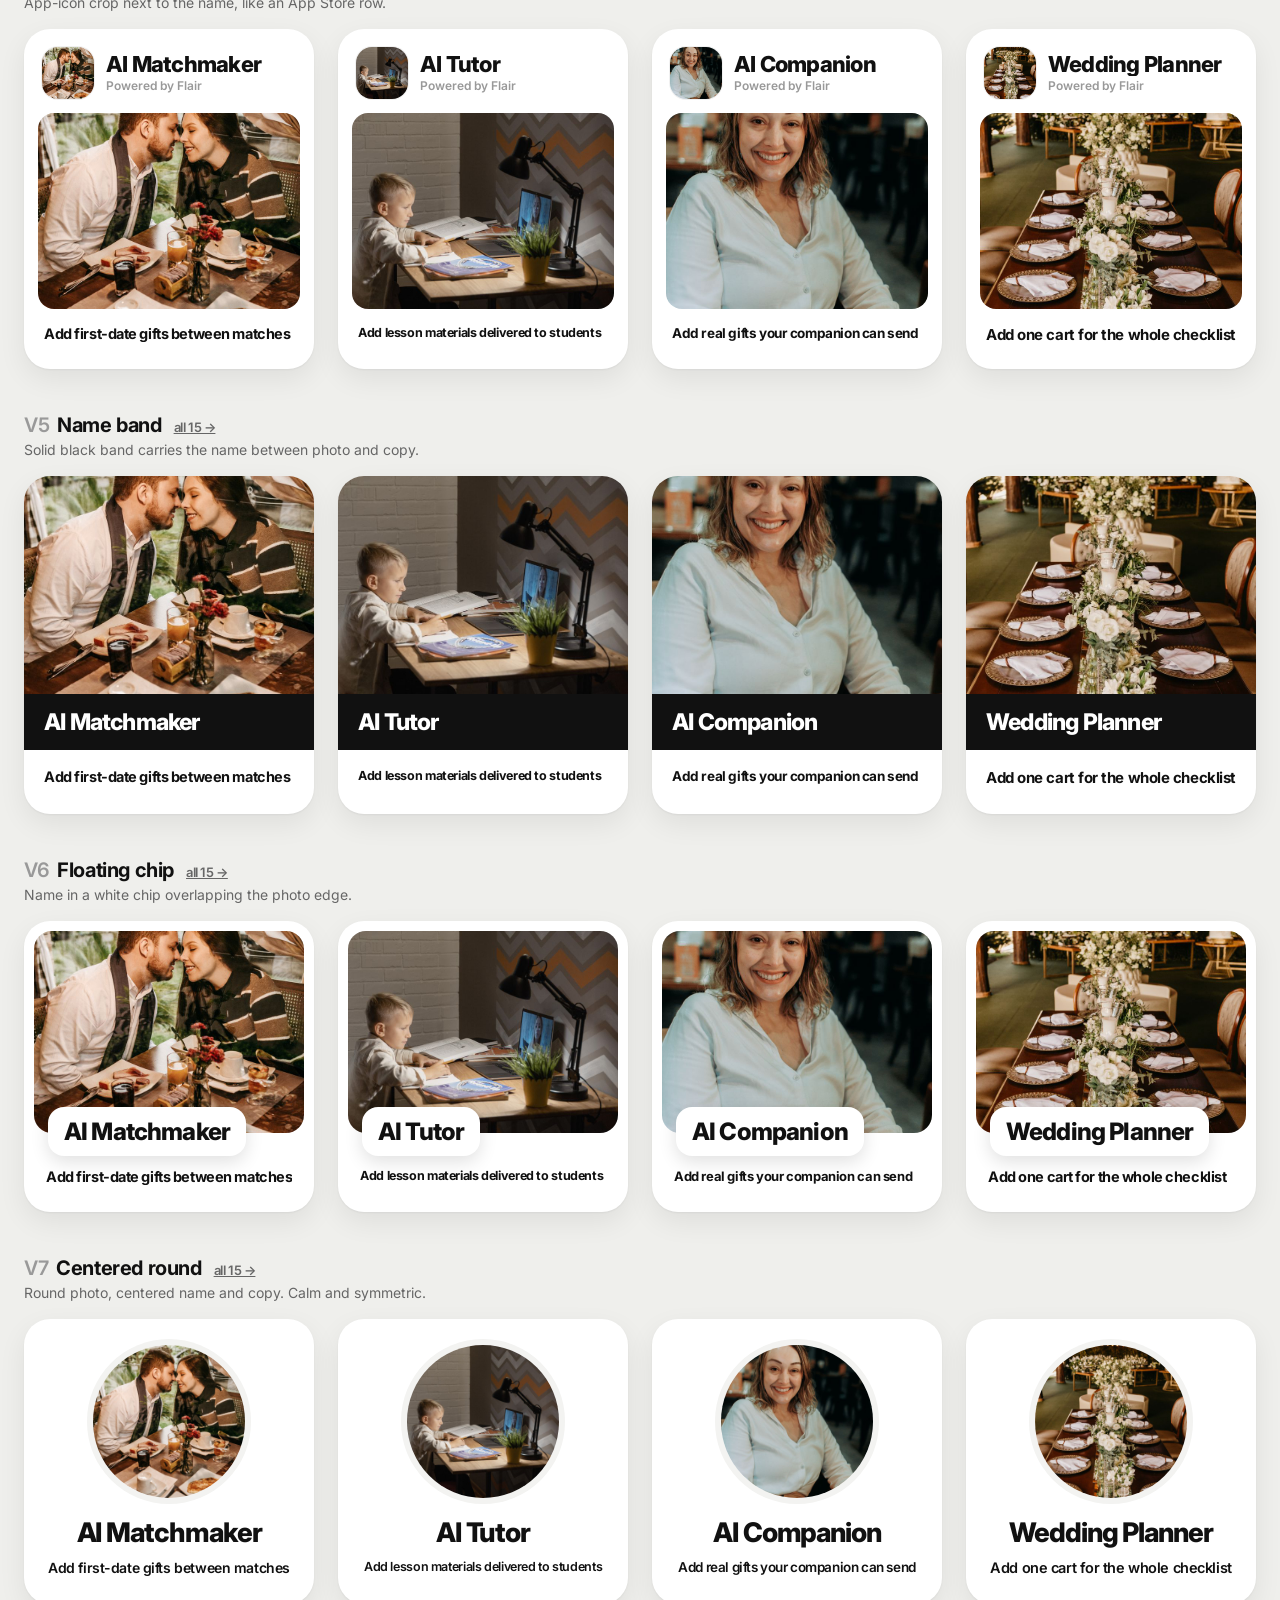
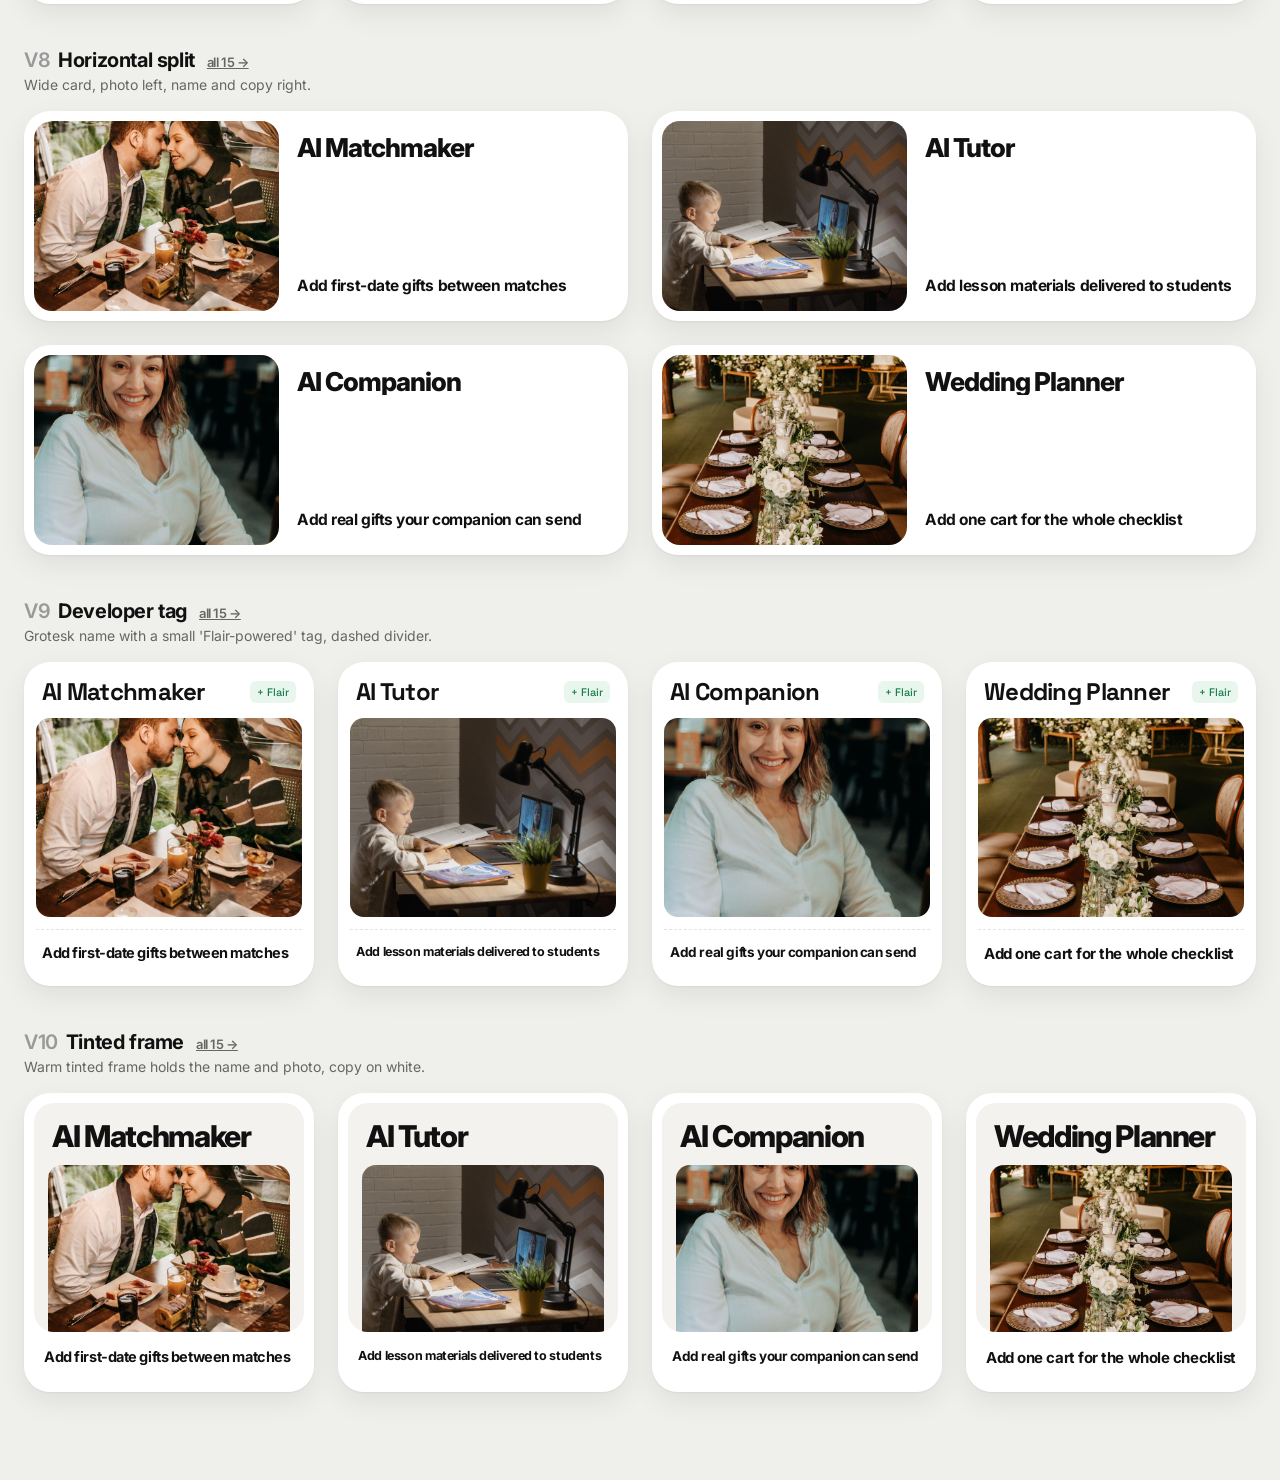
<file: designs.html>
<!doctype html>
<html lang="en">
<head>
<meta charset="utf-8">
<meta name="viewport" content="width=device-width, initial-scale=1">
<title>Flair - card design versions</title>
<meta name="robots" content="noindex">
<link rel="preconnect" href="https://fonts.googleapis.com">
<link rel="preconnect" href="https://fonts.gstatic.com" crossorigin>
<link href="https://fonts.googleapis.com/css2?family=Inter:wght@400;500;600;700;800&family=Instrument+Serif&family=Space+Grotesk:wght@500;700&display=swap" rel="stylesheet">
<style>
*{box-sizing:border-box;margin:0;padding:0}
body{font-family:Inter,-apple-system,BlinkMacSystemFont,"Segoe UI",Roboto,sans-serif;background:#efefec;color:#111;-webkit-font-smoothing:antialiased}
header{max-width:1320px;margin:0 auto;padding:44px 24px 4px}
header h1{font-size:28px;font-weight:700;letter-spacing:-.02em}
header p{margin-top:8px;color:#666;font-size:15px}
nav{max-width:1320px;margin:18px auto 0;padding:0 24px;display:flex;gap:8px;flex-wrap:wrap}
nav a{font-size:13px;font-weight:600;color:#111;text-decoration:none;background:#fff;border-radius:99px;padding:7px 13px;box-shadow:0 1px 2px rgba(0,0,0,.06)}
nav a.on{background:#111;color:#fff}
section{max-width:1320px;margin:0 auto;padding:36px 24px 8px}
section h2{font-size:20px;font-weight:700;letter-spacing:-.02em}
section h2 span{color:#999;font-weight:600;margin-right:8px}
section h2 a{font-size:13px;font-weight:600;color:#666;margin-left:12px}
section .desc{color:#666;font-size:14px;margin-top:4px}
.row{display:grid;grid-template-columns:repeat(auto-fill,minmax(290px,1fr));gap:24px;margin-top:18px}
.card{background:#fff;border-radius:26px;overflow:hidden;box-shadow:0 1px 2px rgba(0,0,0,.05),0 10px 28px rgba(0,0,0,.07);position:relative}
.img{background-size:cover;background-position:center}
.name,.big{white-space:nowrap;overflow:hidden;max-width:100%}
.head{white-space:nowrap;overflow:hidden;font-weight:700;letter-spacing:-.03em;color:#111}
.sub{color:#6e6e73;line-height:1.42;display:-webkit-box;-webkit-line-clamp:2;-webkit-box-orient:vertical;overflow:hidden}

/* V1 Stack */
.v1{padding:12px}
.v1 .img{aspect-ratio:4/3;border-radius:18px}
.v1 .txt{padding:18px 10px 12px}
.v1 .name{font-size:28px;font-weight:800;letter-spacing:-.04em;line-height:1.05}
.v1 .head{font-size:17px;margin-top:12px;font-weight:600}
.v1 .sub{font-size:14.5px;margin-top:5px}

/* V2 Name on photo */
.v2{padding:10px}
.v2 .imgwrap{position:relative;border-radius:18px;overflow:hidden}
.v2 .img{aspect-ratio:1/1}
.v2 .imgwrap::after{content:"";position:absolute;inset:auto 0 0 0;height:55%;background:linear-gradient(to top,rgba(0,0,0,.7),rgba(0,0,0,0))}
.v2 .name{position:absolute;left:18px;right:18px;bottom:16px;z-index:1;color:#fff;font-size:30px;font-weight:800;letter-spacing:-.04em;line-height:1.02}
.v2 .txt{padding:16px 10px 10px}
.v2 .head{font-size:18px}
.v2 .sub{font-size:14.5px;margin-top:5px}

/* V3 Editorial serif */
.v3{padding:22px 20px 20px}
.v3 .name{font-family:"Instrument Serif",Georgia,serif;font-size:40px;line-height:1;letter-spacing:-.01em;font-weight:400}
.v3 .img{aspect-ratio:5/4;border-radius:14px;margin-top:16px}
.v3 .head{font-size:17px;margin-top:16px}
.v3 .sub{font-size:14.5px;margin-top:5px}

/* V4 App icon listing */
.v4{padding:14px}
.v4 .top{display:flex;align-items:center;gap:12px;padding:4px 4px 14px}
.v4 .top>div:last-child{min-width:0;flex:1}
.v4 .icon{width:52px;height:52px;border-radius:14px;flex:none;box-shadow:0 0 0 1px rgba(0,0,0,.06)}
.v4 .name{font-size:22px;font-weight:800;letter-spacing:-.035em;line-height:1.1}
.v4 .kicker{font-size:12px;color:#999;font-weight:600;margin-top:2px}
.v4 .img{aspect-ratio:4/3;border-radius:16px}
.v4 .txt{padding:16px 6px 6px}
.v4 .head{font-size:17px}
.v4 .sub{font-size:14.5px;margin-top:5px}

/* V5 Black name band */
.v5 .img{aspect-ratio:4/3}
.v5 .band{background:#111;color:#fff;padding:14px 20px;font-size:23px;font-weight:800;letter-spacing:-.035em}
.v5 .txt{padding:18px 20px 22px}
.v5 .head{font-size:17px}
.v5 .sub{font-size:14.5px;margin-top:5px}

/* V6 Chip overlapping photo edge */
.v6{padding:10px}
.v6 .img{aspect-ratio:4/3;border-radius:18px}
.v6 .chipwrap{margin-top:-26px;padding:0 14px;position:relative}
.v6 .name{display:inline-block;vertical-align:top;background:#fff;border-radius:16px;padding:10px 16px;font-size:24px;font-weight:800;letter-spacing:-.035em;box-shadow:0 6px 18px rgba(0,0,0,.12)}
.v6 .txt{padding:12px 12px 12px}
.v6 .head{font-size:17px}
.v6 .sub{font-size:14.5px;margin-top:5px}

/* V7 Centered, round photo */
.v7{padding:26px 22px 24px;text-align:center}
.v7 .img{width:62%;aspect-ratio:1/1;border-radius:50%;margin:0 auto;box-shadow:0 0 0 6px #f3f3f1}
.v7 .name{font-size:27px;font-weight:800;letter-spacing:-.04em;margin-top:18px}
.v7 .head{font-size:16px;margin-top:10px;font-weight:600}
.v7 .sub{font-size:14px;margin-top:4px}

/* V8 Horizontal split */
.row.wide{grid-template-columns:repeat(auto-fill,minmax(420px,1fr))}
.v8{display:grid;grid-template-columns:42% 1fr;padding:10px;gap:0;min-height:210px}
.v8 .img{border-radius:18px;height:100%}
.v8 .txt{padding:14px 12px 12px 18px;overflow:hidden;display:flex;flex-direction:column;justify-content:space-between;min-width:0}
.v8 .name{font-size:26px;font-weight:800;letter-spacing:-.04em;line-height:1.02}
.v8 .head{font-size:15.5px}
.v8 .sub{font-size:13.5px;margin-top:4px}

/* V9 Tech/dev mono label */
.v9{padding:12px;background:#fff}
.v9 .bar{display:flex;gap:8px;height:44px;justify-content:space-between;align-items:center;padding:4px 6px 12px}
.v9 .name{font-family:"Space Grotesk",Inter,sans-serif;font-size:24px;font-weight:700;letter-spacing:-.03em}
.v9 .tag{flex:none;white-space:nowrap;margin-left:8px;font-family:"Space Grotesk",monospace;font-size:11px;font-weight:500;color:#1a7f4b;background:#e8f6ee;border-radius:6px;padding:4px 7px}
.v9 .img{aspect-ratio:4/3;border-radius:14px}
.v9 .txt{padding:14px 6px 6px;border-top:1px dashed #e3e3e3;margin-top:12px}
.v9 .head{font-size:17px}
.v9 .sub{font-size:14.5px;margin-top:5px}

/* V10 Soft tinted frame */
.v10{padding:10px;background:linear-gradient(180deg,#fff 0%,#fff 100%)}
.v10 .frame{background:#f4f2ee;border-radius:20px;padding:14px 14px 0;overflow:hidden}
.v10 .name{font-size:13px;font-weight:700;text-transform:uppercase;letter-spacing:.08em;color:#8a8579;display:none}
.v10 .big{font-size:30px;font-weight:800;letter-spacing:-.045em;line-height:1;padding:4px 4px 14px}
.v10 .img{aspect-ratio:16/11;border-radius:14px 14px 0 0}
.v10 .txt{padding:16px 10px 10px}
.v10 .head{font-size:17px}
.v10 .sub{font-size:14.5px;margin-top:5px}
</style>
</head>
<body>
<header>
  <h1>Card design versions</h1>
  <p id="intro">10 layouts. Image sits inside a white card, head on one line, subhead max two lines, app name as the focus. Each version shows 4 sample cards; open "all 15" to see the full set in that version.</p>
</header>
<nav id="nav"></nav>
<main id="main"></main>
<script>
const VERSIONS=[
 {n:1,t:"Stack",d:"Photo inset at top, big bold name, head, subhead."},
 {n:2,t:"Name on photo",d:"Name in large white type on the photo, text block below."},
 {n:3,t:"Editorial serif",d:"Name in a large serif above the photo, magazine feel."},
 {n:4,t:"App listing",d:"App-icon crop next to the name, like an App Store row."},
 {n:5,t:"Name band",d:"Solid black band carries the name between photo and copy."},
 {n:6,t:"Floating chip",d:"Name in a white chip overlapping the photo edge."},
 {n:7,t:"Centered round",d:"Round photo, centered name and copy. Calm and symmetric."},
 {n:8,t:"Horizontal split",d:"Wide card, photo left, name and copy right."},
 {n:9,t:"Developer tag",d:"Grotesk name with a small 'Flair-powered' tag, dashed divider."},
 {n:10,t:"Tinted frame",d:"Warm tinted frame holds the name and photo, copy on white."}
];
const esc=s=>s.replace(/[&<>"]/g,c=>({"&":"&amp;","<":"&lt;",">":"&gt;",'"':"&quot;"}[c]));
function card(v,c){
 const I=`style="background-image:url('${c.image}')"`, N=esc(c.name), H=esc(c.head), S=esc(c.sub);
 const T=`<div class="txt"><div class="head">${H}</div><div class="sub">${S}</div></div>`;
 switch(v){
  case 1: return `<div class="card v1"><div class="img" ${I}></div><div class="txt"><div class="name">${N}</div><div class="head">${H}</div><div class="sub">${S}</div></div></div>`;
  case 2: return `<div class="card v2"><div class="imgwrap"><div class="img" ${I}></div><div class="name">${N}</div></div>${T}</div>`;
  case 3: return `<div class="card v3"><div class="name">${N}</div><div class="img" ${I}></div><div class="head">${H}</div><div class="sub">${S}</div></div>`;
  case 4: return `<div class="card v4"><div class="top"><div class="icon img" ${I}></div><div><div class="name">${N}</div><div class="kicker">Powered by Flair</div></div></div><div class="img" ${I}></div>${T}</div>`;
  case 5: return `<div class="card v5"><div class="img" ${I}></div><div class="band">${N}</div>${T}</div>`;
  case 6: return `<div class="card v6"><div class="img" ${I}></div><div class="chipwrap"><div class="name">${N}</div></div>${T}</div>`;
  case 7: return `<div class="card v7"><div class="img" ${I}></div><div class="name">${N}</div><div class="head">${H}</div><div class="sub">${S}</div></div>`;
  case 8: return `<div class="card v8"><div class="img" ${I}></div><div class="txt"><div class="name">${N}</div><div><div class="head">${H}</div><div class="sub">${S}</div></div></div></div>`;
  case 9: return `<div class="card v9"><div class="bar"><div class="name">${N}</div><div class="tag">+ Flair</div></div><div class="img" ${I}></div>${T}</div>`;
  case 10: return `<div class="card v10"><div class="frame"><div class="big">${N}</div><div class="img" ${I}></div></div>${T}</div>`;
 }
}
function fit(){ // keep every head on one line: shrink font until it fits
 document.querySelectorAll('.head,.name,.big').forEach(h=>{h.style.fontSize='';let s=parseFloat(getComputedStyle(h).fontSize);while(h.scrollWidth>h.clientWidth+0.5&&s>11){s-=0.5;h.style.fontSize=s+'px';}});
}
fetch('/cards.json').then(r=>r.json()).then(cards=>{cards=cards.filter(c=>c.id<=15);
 const q=new URLSearchParams(location.search), only=parseInt(q.get('v'));
 const nav=document.getElementById('nav');
 nav.innerHTML=`<a href="/designs" class="${only?'':'on'}">All versions</a>`+VERSIONS.map(v=>`<a href="/designs?v=${v.n}" class="${only===v.n?'on':''}">V${v.n} ${v.t}</a>`).join('');
 const sample=[1,4,9,13].map(i=>cards.find(c=>c.id===i));
 const list=only?VERSIONS.filter(v=>v.n===only):VERSIONS;
 if(only) document.getElementById('intro').textContent=`V${only} applied to all ${cards.length} cards.`;
 document.getElementById('main').innerHTML=list.map(v=>`<section id="v${v.n}"><h2><span>V${v.n}</span>${v.t}${only?'':`<a href="/designs?v=${v.n}">all 15 &rarr;</a>`}</h2><p class="desc">${v.d}</p><div class="row${v.n===8?' wide':''}">${(only?cards:sample).map(c=>card(v.n,c)).join('')}</div></section>`).join('')+'<div style="height:80px"></div>';
 (document.fonts?document.fonts.ready:Promise.resolve()).then(fit);
 addEventListener('resize',fit);
});
</script>
</body>
</html>
</file>
<file: styles.css>
/* Flair landing - edit tokens here */
:root{
  --bg:#fbf8f1; --card:#fffefb; --ink:#23211f; --ink-2:#4f4b47; --muted:#8a837b;
  --line:#ece5d6; --tan:#e7d6bb; --tan-2:#c9ae86; --blue:#4a78c9; --blue-d:#335fae;
  --green:#6aa84f; --radius:22px;
  --sans:"Geist",ui-sans-serif,system-ui,sans-serif; --mono:"Geist Mono",ui-monospace,monospace; --label:"Space Mono",ui-monospace,monospace;
}
*{box-sizing:border-box;margin:0;padding:0}
html{scroll-behavior:smooth}
body{background:var(--bg);color:var(--ink);font-family:var(--sans);-webkit-font-smoothing:antialiased;line-height:1.5}
a{color:inherit;text-decoration:none}
button{font:inherit;cursor:pointer;border:0;background:none;color:inherit}
.wrap{max-width:1180px;margin:0 auto;padding:0 28px}
.mono{font-family:var(--mono)}
.eyebrow{font-family:var(--label);font-size:12px;letter-spacing:.08em;text-transform:uppercase;color:var(--tan-2);margin-bottom:10px}

/* nav */
.nav{position:sticky;top:0;z-index:50;transition:background .3s,box-shadow .3s}
.nav.scrolled{background:rgba(251,248,241,.85);backdrop-filter:blur(10px);box-shadow:0 1px 0 var(--line)}
.nav-inner{display:flex;align-items:center;height:76px;gap:40px}
.brand{display:flex;align-items:center;gap:9px;font-weight:700;font-size:26px;letter-spacing:-.04em}
.mark{width:26px;height:26px;border-radius:8px;background:conic-gradient(from 200deg,#e07b39,#e0a526,#4a78c9,#7b5cd6,#e07b39);display:inline-block;transform:rotate(12deg);box-shadow:inset 0 0 0 5px rgba(255,255,255,.35)}
.mark.big{width:56px;height:56px;border-radius:16px}
.nav-links{display:flex;gap:26px;font-size:15px;color:var(--ink-2);flex:1}
.nav-links a:hover,.dd button:hover{color:var(--ink)}
.dd{position:relative}
.dd button{display:flex;align-items:center;gap:6px;color:var(--ink-2)}
.chev{width:7px;height:7px;border-right:1.5px solid currentColor;border-bottom:1.5px solid currentColor;transform:rotate(45deg) translateY(-2px);transition:transform .2s}
.dd:hover .chev{transform:rotate(225deg)}
.dd-menu{position:absolute;top:34px;left:-16px;min-width:260px;background:var(--card);border:1px solid var(--line);border-radius:16px;padding:8px;box-shadow:0 18px 40px -18px rgba(60,40,10,.25);opacity:0;visibility:hidden;transform:translateY(6px);transition:all .2s}
.dd:hover .dd-menu{opacity:1;visibility:visible;transform:none}
.dd-menu a{display:block;padding:10px 12px;border-radius:10px}
.dd-menu a:hover{background:#f6f1e6}
.dd-menu b{display:block;font-weight:500;color:var(--ink);font-size:14px}
.dd-menu span{font-size:13px;color:var(--muted)}

.btn{display:inline-flex;align-items:center;gap:8px;height:42px;padding:0 18px;border-radius:11px;font-size:15px;font-weight:500;transition:transform .15s,background .2s,box-shadow .2s}
.btn:active{transform:scale(.97)}
.btn-ghost{border:1px solid var(--line);background:var(--card);box-shadow:0 1px 2px rgba(0,0,0,.04)}
.btn-ghost:hover{background:#fff}
.btn-dark{background:#3b3936;color:#fff}
.btn-dark:hover{background:var(--ink)}
.btn-blue{background:var(--blue);color:#fff;box-shadow:inset 0 -2px 0 rgba(0,0,0,.12)}
.btn-blue:hover{background:var(--blue-d)}
.btn.sm{height:30px;font-size:12px;padding:0 12px;border-radius:8px}
.ico-copy{width:13px;height:13px;border:1.5px solid currentColor;border-radius:3px;box-shadow:3px -3px 0 -1.5px #3b3936,3px -3px 0 0 currentColor}

/* hero */
.hero{position:relative;padding-top:30px}
.dots{position:absolute;inset:0 0 auto 0;height:620px;background-image:radial-gradient(#d9ceb9 1.2px,transparent 1.3px);background-size:44px 44px;mask-image:radial-gradient(ellipse 70% 70% at 50% 40%,#000 30%,transparent 75%);-webkit-mask-image:radial-gradient(ellipse 70% 70% at 50% 40%,#000 30%,transparent 75%);pointer-events:none}
.hero-inner{position:relative;text-align:center;padding:40px 0 150px}
.ticker{font-size:12px;color:var(--muted);margin-bottom:18px}
.hero-title{font-size:clamp(44px,7vw,80px);line-height:1.02;letter-spacing:-.045em;font-weight:600;color:#4a4744;max-width:900px;margin:0 auto}
.marker{position:relative;display:inline-block;z-index:0}
.marker-bg{position:absolute;left:-10px;right:-4px;top:12%;bottom:4%;background:var(--tan);border-radius:4px;z-index:-1;transform-origin:left;transform:scaleX(0);animation:draw 1s .5s cubic-bezier(.7,0,.2,1) forwards}
@keyframes draw{to{transform:scaleX(1)}}
.hero-sub{max-width:560px;margin:24px auto 0;font-size:18px;color:var(--ink-2)}
.cycle{font-weight:600;color:var(--ink);display:inline-block;transition:opacity .3s,transform .3s}
.cycle.out{opacity:0;transform:translateY(-6px)}
.hero-cta{display:flex;gap:12px;justify-content:center;margin-top:28px}
.chips .chip{position:absolute;width:52px;height:52px;border-radius:14px;background:#fff;box-shadow:0 8px 24px -8px rgba(60,40,10,.3);display:grid;place-items:center;animation:float 6s ease-in-out infinite}
.chip i{width:26px;height:26px;border-radius:7px}
.c1{left:14%;top:60%}.c2{right:4%;top:72%;animation-delay:-2s}.c3{left:4%;top:18%;animation-delay:-4s;opacity:.8}.c4{right:12%;top:12%;animation-delay:-1s;opacity:.8}
@keyframes float{0%,100%{transform:translateY(0) rotate(-3deg)}50%{transform:translateY(-14px) rotate(3deg)}}

.card{background:var(--card);border:1px solid var(--line);border-radius:var(--radius);padding:24px;transition:transform .3s,box-shadow .3s}
.card:hover{transform:translateY(-3px);box-shadow:0 20px 40px -24px rgba(60,40,10,.25)}
.cards3{display:grid;grid-template-columns:repeat(3,1fr);gap:12px;position:relative}
.aud h3{font-size:22px;letter-spacing:-.02em;font-weight:500;line-height:1.2;margin-bottom:12px;max-width:260px}
.aud p{font-size:14px;color:var(--ink-2);margin-bottom:22px}
.more{font-size:14px;font-weight:500;display:inline-flex;gap:6px}
.more .arr{transition:transform .2s}.more:hover .arr{transform:translateX(4px)}
.aud-art{height:110px;position:relative;margin-bottom:14px}
.aud-art span{position:absolute;border-radius:14px;transition:transform .4s}
.art-agent span:nth-child(1){left:10px;top:18px;width:64px;height:64px;background:#dfe7f5;border-radius:50%}
.art-agent span:nth-child(2){left:52px;top:44px;width:44px;height:44px;background:var(--blue)}
.art-agent span:nth-child(3){left:26px;top:36px;width:16px;height:16px;background:#fff;border-radius:50%}
.art-dev span:nth-child(1){left:10px;top:20px;width:90px;height:60px;background:#f1e4cf}
.art-dev span:nth-child(2){left:30px;top:40px;width:90px;height:60px;background:#e07b39;opacity:.85}
.art-dev span:nth-child(3){left:44px;top:56px;width:40px;height:6px;background:#fff;border-radius:3px}
.art-biz span:nth-child(1){left:10px;top:40px;width:36px;height:60px;background:#cfe0c6}
.art-biz span:nth-child(2){left:52px;top:14px;width:36px;height:86px;background:var(--green)}
.art-biz span:nth-child(3){left:94px;top:52px;width:36px;height:48px;background:#9cc48a}
.aud:hover .aud-art span:nth-child(2){transform:translateY(-6px) rotate(-4deg)}

/* bento */
.block{padding:120px 0 0}
.bento{display:grid;grid-template-columns:minmax(0,1fr) minmax(0,1fr);gap:12px}
.intro{padding:8px 0}
.intro h2,.faq-wrap h2{font-size:clamp(36px,4.4vw,52px);line-height:1.02;letter-spacing:-.045em;font-weight:600;color:#4a4744;margin-bottom:18px}
.lede{font-size:17px;color:var(--ink-2);max-width:460px;margin-bottom:22px}
.feat h3{font-size:18px;font-weight:500;letter-spacing:-.01em;margin:16px 0 6px}
.feat p{font-size:13.5px;color:var(--ink-2);max-width:420px}
.demo{height:230px;position:relative;overflow:hidden;border-radius:14px}
.row3{grid-column:1/-1;display:grid;grid-template-columns:repeat(3,minmax(0,1fr));gap:12px}

.searchbar{margin:18px auto 12px;width:86%;height:46px;border-radius:24px;background:#fff;box-shadow:0 6px 18px -8px rgba(0,0,0,.2);display:flex;align-items:center;gap:10px;padding:0 18px;font-size:16px}
.mag{width:14px;height:14px;border:2px solid var(--muted);border-radius:50%;position:relative}
.mag:after{content:"";position:absolute;width:6px;height:2px;background:var(--muted);right:-6px;bottom:-3px;transform:rotate(45deg)}
.caret{width:1.5px;height:18px;background:var(--ink);animation:blink 1s steps(1) infinite;margin-left:-8px}
@keyframes blink{50%{opacity:0}}
.results{width:74%;margin:0 auto;background:#fff;border:1px solid var(--line);border-radius:12px;font-size:12px;mask-image:linear-gradient(#000 60%,transparent)}
.rhead{display:flex;justify-content:space-between;padding:8px 12px;font-size:10px;color:var(--muted);text-transform:uppercase;border-bottom:1px solid var(--line)}
.dot-g{display:inline-block;width:6px;height:6px;border-radius:50%;background:var(--green);margin-right:6px;vertical-align:middle}
.row{display:flex;align-items:center;gap:10px;padding:8px 12px;border-bottom:1px solid #f4efe4;opacity:0;transform:translateY(8px);transition:all .4s}
.in .row{opacity:1;transform:none}.in .row:nth-child(3){transition-delay:.1s}.in .row:nth-child(4){transition-delay:.2s}.in .row:nth-child(5){transition-delay:.3s}
.in .row.fade{opacity:.4}
.row div{flex:1}.row b{font-weight:500;display:block}.row small{color:var(--muted);font-size:10px}.row em{font-style:normal}
.thumb{width:28px;height:28px;border-radius:7px;flex:none}
.t1{background:linear-gradient(135deg,#e07b39,#f3c29b)}.t2{background:linear-gradient(135deg,#4a78c9,#a8c1ea)}.t3{background:linear-gradient(135deg,#6aa84f,#c3dfb3)}.t4{background:linear-gradient(135deg,#8a837b,#d8d1c6)}

.demo-json .pcard{position:absolute;left:12%;right:12%;top:12px;background:#fff;border:1px solid var(--line);border-radius:12px;padding:12px;display:flex;gap:12px;font-size:12px}
.pimg{width:70px;height:70px;border-radius:10px;background:linear-gradient(135deg,#efe3cf,#d9c3a0)}
.pcard b{display:block;font-weight:500}.pcard small{color:var(--muted);display:block}.pcard em{font-style:normal;color:var(--blue);font-weight:600;font-size:15px}
.pills{display:flex;gap:6px;margin-top:6px}.pills span{border:1px solid var(--line);border-radius:6px;padding:1px 8px;font-size:10px}.pills .on{border-color:var(--ink-2)}
.code{position:absolute;left:18%;right:18%;top:110px;bottom:0;background:#1f1e1c;color:#cfc8bb;border-radius:10px 10px 0 0;padding:12px 14px;font-size:10px;line-height:1.6;white-space:pre;overflow:hidden;mask-image:linear-gradient(#000 55%,transparent)}
.code .k{color:#e9b872}.code .s{color:#9cc48a}

.tags{display:flex;gap:6px;justify-content:center;margin:12px 0 10px}
.tags span{font-family:var(--mono);font-size:11px;background:#e6eefb;color:var(--blue-d);border-radius:14px;padding:3px 10px}
.offer{width:70%;margin:6px auto;background:#fff;border:1px solid var(--line);border-radius:10px;display:flex;align-items:center;gap:10px;padding:8px 12px;font-size:12px;transition:transform .3s,box-shadow .3s}
.offer.head{width:74%;padding:12px}
.offer div{flex:1}.offer b{font-weight:500}.offer small{display:block;color:var(--muted);font-size:10px}.offer em{font-style:normal;font-family:var(--mono)}
.offer.best{border-color:var(--ink-2);box-shadow:0 8px 20px -10px rgba(0,0,0,.25);transform:scale(1.02)}
.offer.fade{opacity:.45}
.sq{width:16px;height:16px;border-radius:4px}
.badge{font-style:normal;font-size:9px;background:#c95526;color:#fff;border-radius:8px;padding:1px 6px;margin-left:4px}

.demo-marquee{display:flex;flex-direction:column;justify-content:center;gap:10px;height:230px;mask-image:linear-gradient(90deg,transparent,#000 20%,#000 80%,transparent)}
.mq{overflow:hidden}
.mq-track{display:flex;gap:10px;width:max-content;animation:slide 26s linear infinite}
.mq.rev .mq-track{animation-direction:reverse;animation-duration:32s}
.mq-track span{font-size:13px;color:var(--muted);border:1px solid var(--line);border-radius:12px;padding:7px 14px;background:#fff;white-space:nowrap}
@keyframes slide{to{transform:translateX(-50%)}}
.hub{position:absolute;left:50%;top:50%;transform:translate(-50%,-50%);width:88px;height:88px;border-radius:50%;background:#fff;box-shadow:0 10px 30px -10px rgba(0,0,0,.3);display:grid;place-items:center}

.demo-toggle{display:flex;align-items:center;justify-content:center;gap:16px;font-size:13px;color:var(--tan-2);letter-spacing:.14em;text-transform:uppercase}
.switch{width:54px;height:30px;border-radius:16px;background:#e8e0d0;position:relative;transition:background .3s}
.switch span{position:absolute;left:3px;top:3px;width:24px;height:24px;border-radius:50%;background:#fff;box-shadow:0 2px 6px rgba(0,0,0,.25);transition:transform .35s cubic-bezier(.5,1.6,.4,1)}
.switch.on{background:var(--green)}.switch.on span{transform:translateX(24px)}

.demo-gift{display:flex;flex-direction:column;align-items:center;justify-content:center;gap:10px}
.giftbox{position:relative;width:70px;height:62px;animation:bob 3s ease-in-out infinite}
.giftbox .box{position:absolute;bottom:0;left:4px;right:4px;height:44px;background:#d99a5b;border-radius:6px}
.giftbox .lid{position:absolute;top:6px;left:0;right:0;height:14px;background:#e3aa6e;border-radius:4px;z-index:1}
.giftbox .ribbon{position:absolute;left:31px;top:6px;width:8px;bottom:0;background:#c95526;z-index:2}
@keyframes bob{50%{transform:translateY(-8px)}}
.note{background:#fff;border:1px solid var(--line);border-radius:10px;padding:8px 12px;font-size:12px;width:170px;transform:rotate(-2deg);box-shadow:0 8px 20px -12px rgba(0,0,0,.3)}
.note small{font-size:9px;color:var(--muted);text-transform:uppercase}.slip{font-size:9px;color:var(--muted);border-top:1px dashed var(--line);margin-top:6px;padding-top:4px}

.dark{background:#252321;color:#f3efe8;border-color:#252321}.dark p{color:#bdb6aa}
.demo-term pre{color:#e9e3d8;font-size:12px;line-height:1.7;padding:6px;white-space:pre-wrap}
.demo-term .c{color:#7d766c}.demo-term .k{color:#e9b872}.demo-term .s{color:#9cc48a}

.demo-map{background-color:#f3ecdd;background-image:linear-gradient(#ebe1cc 1px,transparent 1px),linear-gradient(90deg,#ebe1cc 1px,transparent 1px);background-size:32px 32px}
.route{position:absolute;inset:0;width:100%;height:80%}
#routePath{stroke-dashoffset:0;animation:dash 2s linear infinite}
@keyframes dash{to{stroke-dashoffset:-24}}
.pin{position:absolute;width:10px;height:10px;border-radius:50%;background:var(--blue);box-shadow:0 0 0 4px rgba(74,120,201,.2)}
.p1{left:13%;top:61%}.p2{left:83%;top:55%}
.parcel{position:absolute;width:40px;height:40px;border-radius:10px;background:#fff;box-shadow:0 6px 16px -6px rgba(0,0,0,.3);offset-path:path("M60 130 C 140 20, 260 20, 340 120");animation:move 5s ease-in-out infinite alternate;left:0;top:0}
.parcel:after{content:"";position:absolute;inset:10px;background:#d99a5b;border-radius:4px}
@keyframes move{from{offset-distance:0%}to{offset-distance:100%}}
.steps{position:absolute;left:10%;right:10%;bottom:14px;display:flex;justify-content:space-between;font-size:12px;border-top:2px solid var(--tan);padding-top:8px}
.steps span{position:relative}.steps span:before{content:"";position:absolute;top:-15px;left:50%;margin-left:-6px;width:12px;height:12px;border-radius:50%;background:var(--blue);border:2px solid #fff}
.steps .now{color:var(--green);font-weight:500}

.demo-ret{display:grid;place-items:center}
.label-card{background:#fff;border:1px solid var(--line);border-radius:12px;padding:14px 16px;width:200px;font-size:13px;box-shadow:0 10px 24px -14px rgba(0,0,0,.3);transform:rotate(3deg);transition:transform .4s}
.card:hover .label-card{transform:rotate(0) scale(1.04)}
.label-card small{display:block;color:var(--muted);font-size:10px;margin-bottom:10px}
.barcode{height:34px;background:repeating-linear-gradient(90deg,#23211f 0 2px,transparent 2px 4px,#23211f 4px 5px,transparent 5px 8px)}

.demo-hooks{background:#fff;border:1px solid var(--line);margin:14px 18px;height:200px}
.hk-head{display:flex;justify-content:space-between;font-size:10px;color:var(--muted);padding:8px 12px;border-bottom:1px solid var(--line)}
.hk-head i{font-style:normal;background:var(--green);color:#fff;border-radius:8px;padding:0 6px}
#hooks{list-style:none;font-size:11px}
#hooks li{display:flex;justify-content:space-between;padding:8px 12px;border-bottom:1px solid #f4efe4;animation:pop .4s ease}
#hooks li:first-child{background:#eef6e9}
#hooks li span{font-family:var(--mono)}#hooks li small{color:var(--muted);font-family:var(--mono)}
@keyframes pop{from{opacity:0;transform:translateY(-10px)}}

.demo-mail{display:grid;place-items:center}
.mail{background:#fff;border:1px solid var(--line);border-radius:12px;padding:14px;width:220px;font-size:11px;box-shadow:0 10px 24px -14px rgba(0,0,0,.3)}
.mh{display:flex;gap:8px;align-items:center;margin-bottom:10px}.mh small{display:block;color:var(--muted);font-size:9px}
.av{width:24px;height:24px;border-radius:50%;background:#c95526;color:#fff;display:grid;place-items:center;font-weight:600}
.mail p{color:var(--ink-2);margin:4px 0 10px}

/* scale */
.center{text-align:center}
.big{font-size:clamp(38px,5vw,56px);letter-spacing:-.045em;font-weight:600;color:#4a4744;line-height:1.05;margin-bottom:16px}
.narrow{margin:0 auto 40px}
.stats{display:grid;grid-template-columns:repeat(3,1fr);gap:12px;max-width:820px;margin:0 auto}
.stats div{background:var(--card);border:1px solid var(--line);border-radius:var(--radius);padding:28px}
.stats h3{font-size:44px;letter-spacing:-.04em;font-weight:600}.stats p{color:var(--muted);font-size:14px}
.live{font-size:12px;color:var(--muted);margin:40px 0 16px}
.pulse{animation:pulse 1.6s infinite}@keyframes pulse{50%{box-shadow:0 0 0 6px rgba(106,168,79,.2)}}
.tape{overflow:hidden;mask-image:linear-gradient(90deg,transparent,#000 15%,#000 85%,transparent)}
.tape-track{display:flex;gap:10px;width:max-content;animation:slide 60s linear infinite}
.tape-track span{width:64px;height:64px;border-radius:14px;flex:none}

/* faq */
.faq-wrap{display:grid;grid-template-columns:1fr 1.4fr;gap:40px}
.faq details{border-bottom:1px solid var(--line);padding:18px 0}
.faq summary{list-style:none;cursor:pointer;font-weight:500;font-size:17px;display:flex;justify-content:space-between}
.faq summary::-webkit-details-marker{display:none}
.faq summary:after{content:"+";font-size:22px;line-height:1;color:var(--muted);transition:transform .3s}
.faq details[open] summary:after{transform:rotate(45deg)}
.faq p{color:var(--ink-2);font-size:15px;padding-top:10px;animation:pop .3s}

.cta{position:relative;padding:140px 0 120px}.cta .dots{height:100%}
.foot{border-top:1px solid var(--line);padding:48px 0}
.foot-inner{display:flex;justify-content:space-between;gap:40px}
.foot p{font-size:12px;color:var(--muted);margin-top:10px}
.cols{display:flex;gap:64px;font-size:14px}.cols div{display:flex;flex-direction:column;gap:8px}.cols b{font-weight:500}.cols a{color:var(--ink-2)}

/* reveal */
.reveal{opacity:0;transform:translateY(24px);transition:opacity .8s cubic-bezier(.2,.7,.2,1),transform .8s cubic-bezier(.2,.7,.2,1)}
.reveal.in{opacity:1;transform:none}

@media (max-width:900px){
  .nav-links{display:none}.nav-inner{justify-content:space-between}
  .cards3,.bento,.row3,.stats,.faq-wrap{grid-template-columns:1fr}
  .foot-inner{flex-direction:column}.chips{display:none}
}
@media (prefers-reduced-motion:reduce){*{animation:none!important;transition:none!important}.reveal{opacity:1;transform:none}.marker-bg{transform:none}}
</file>
